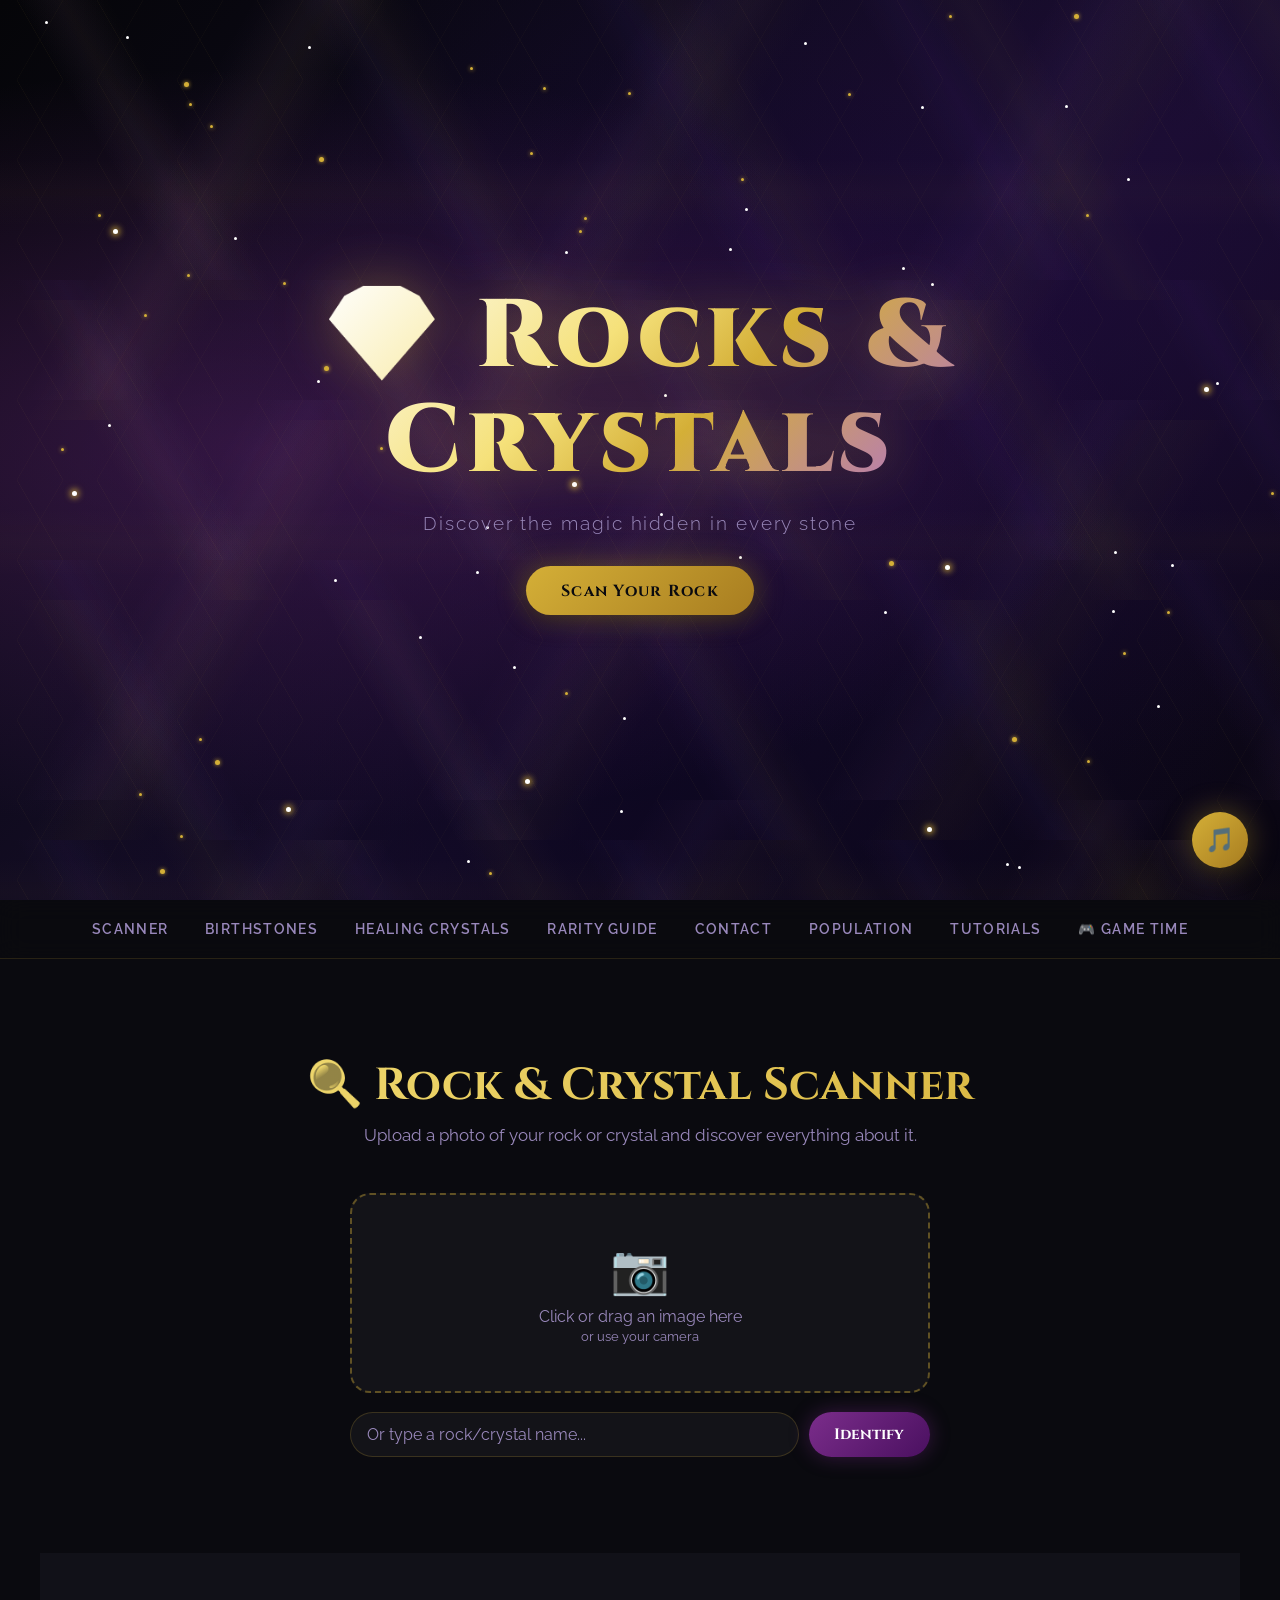
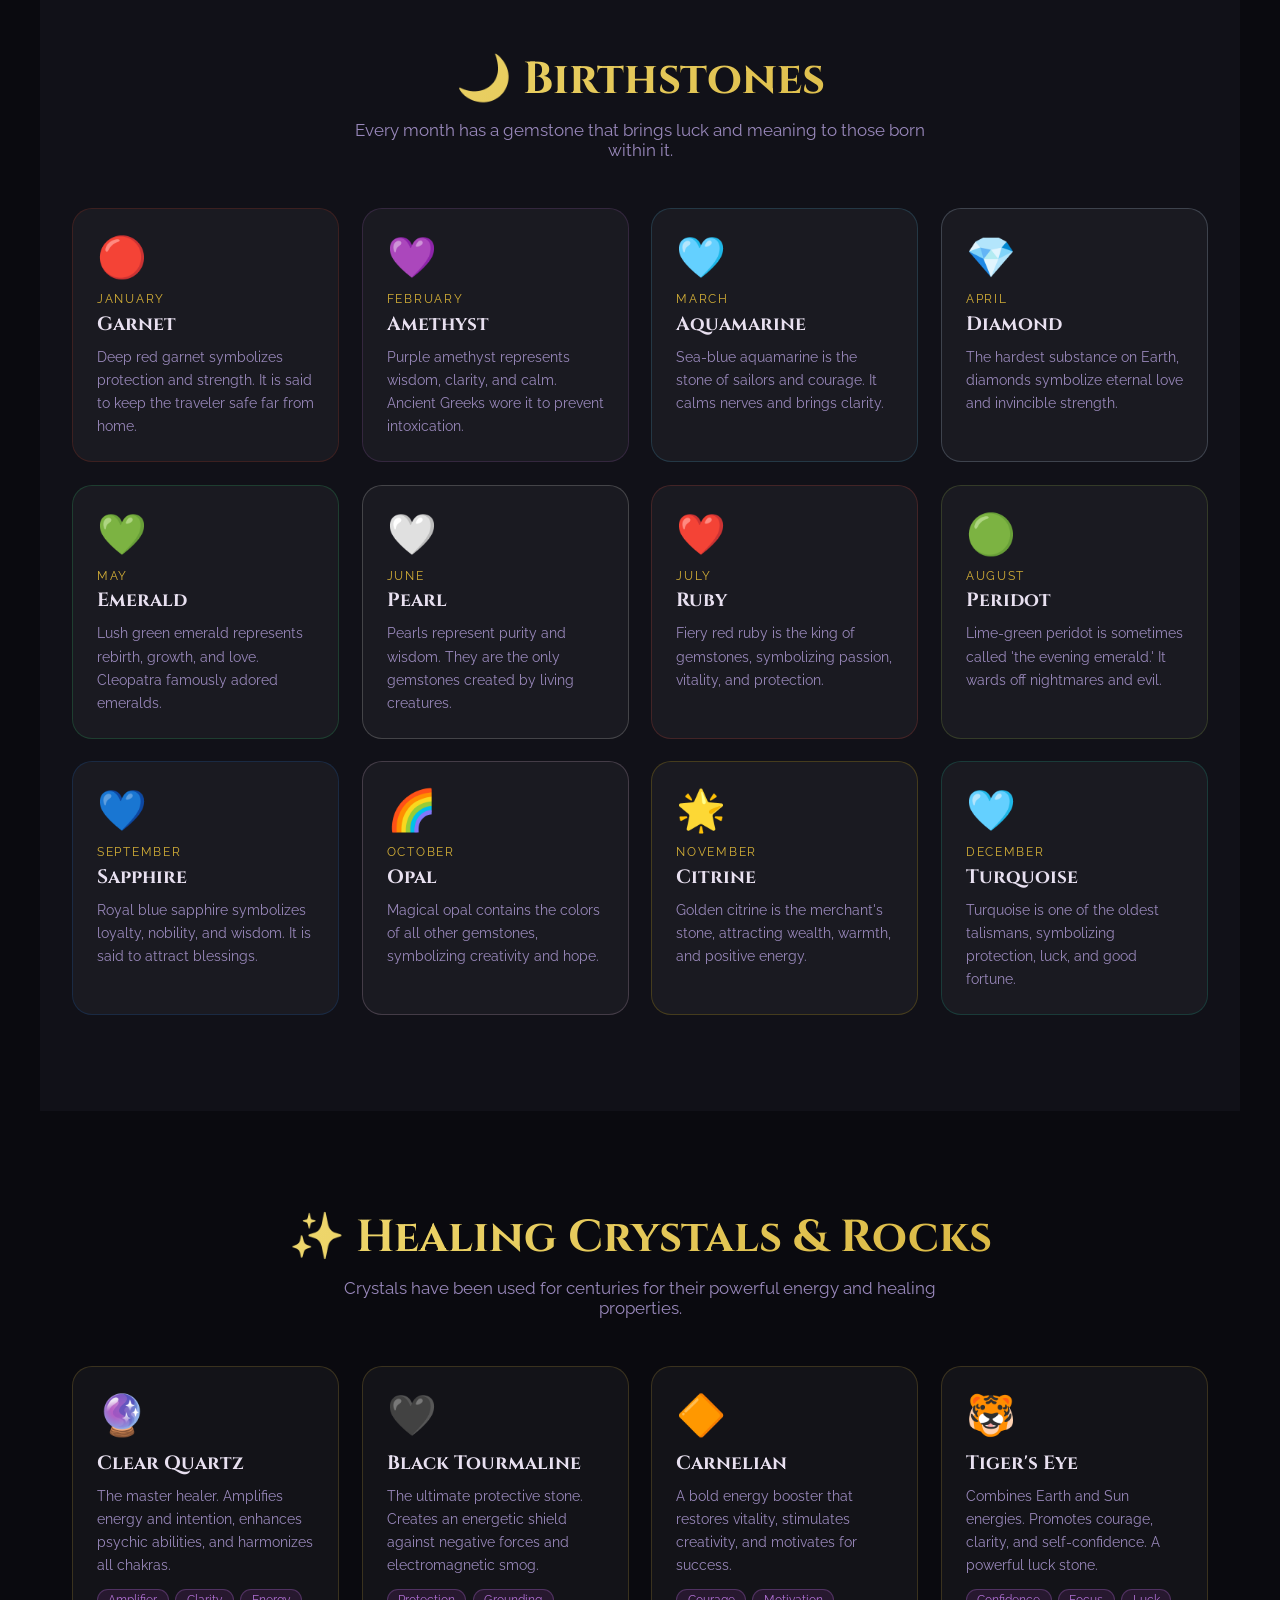
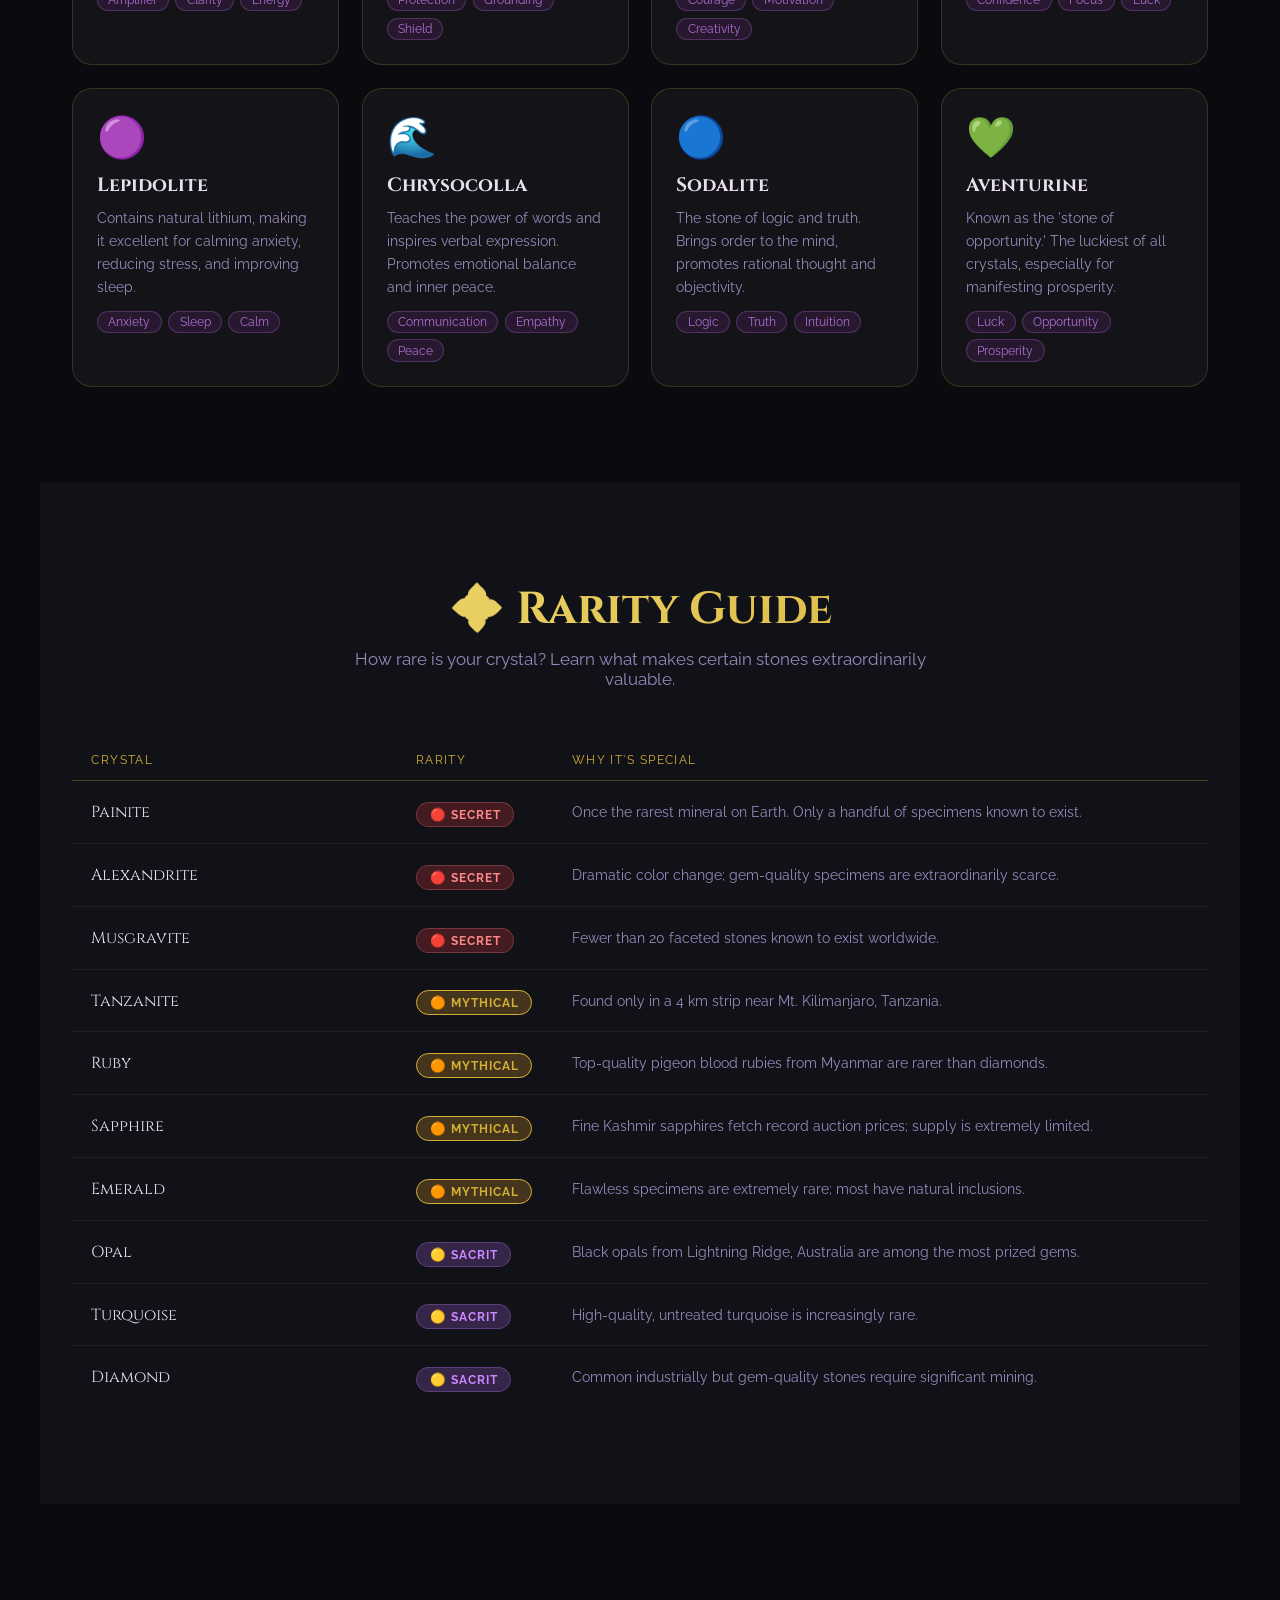
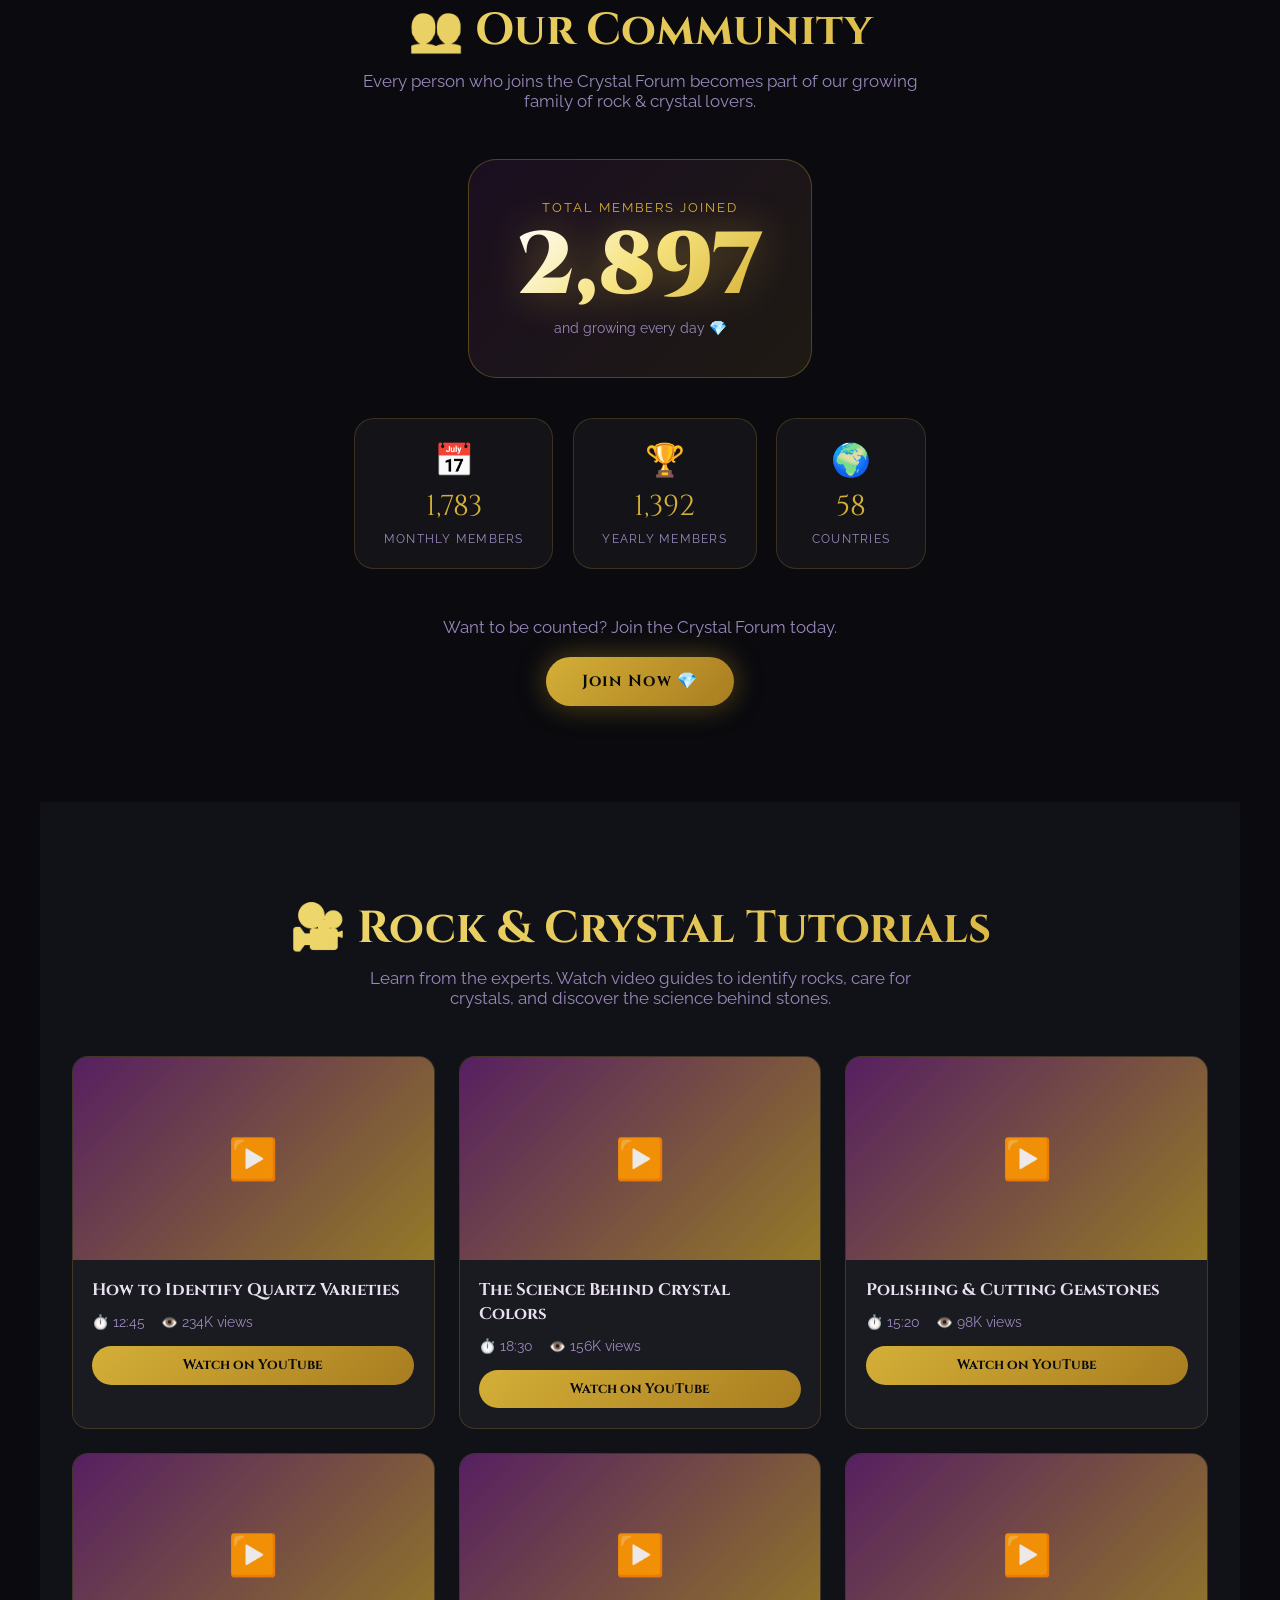
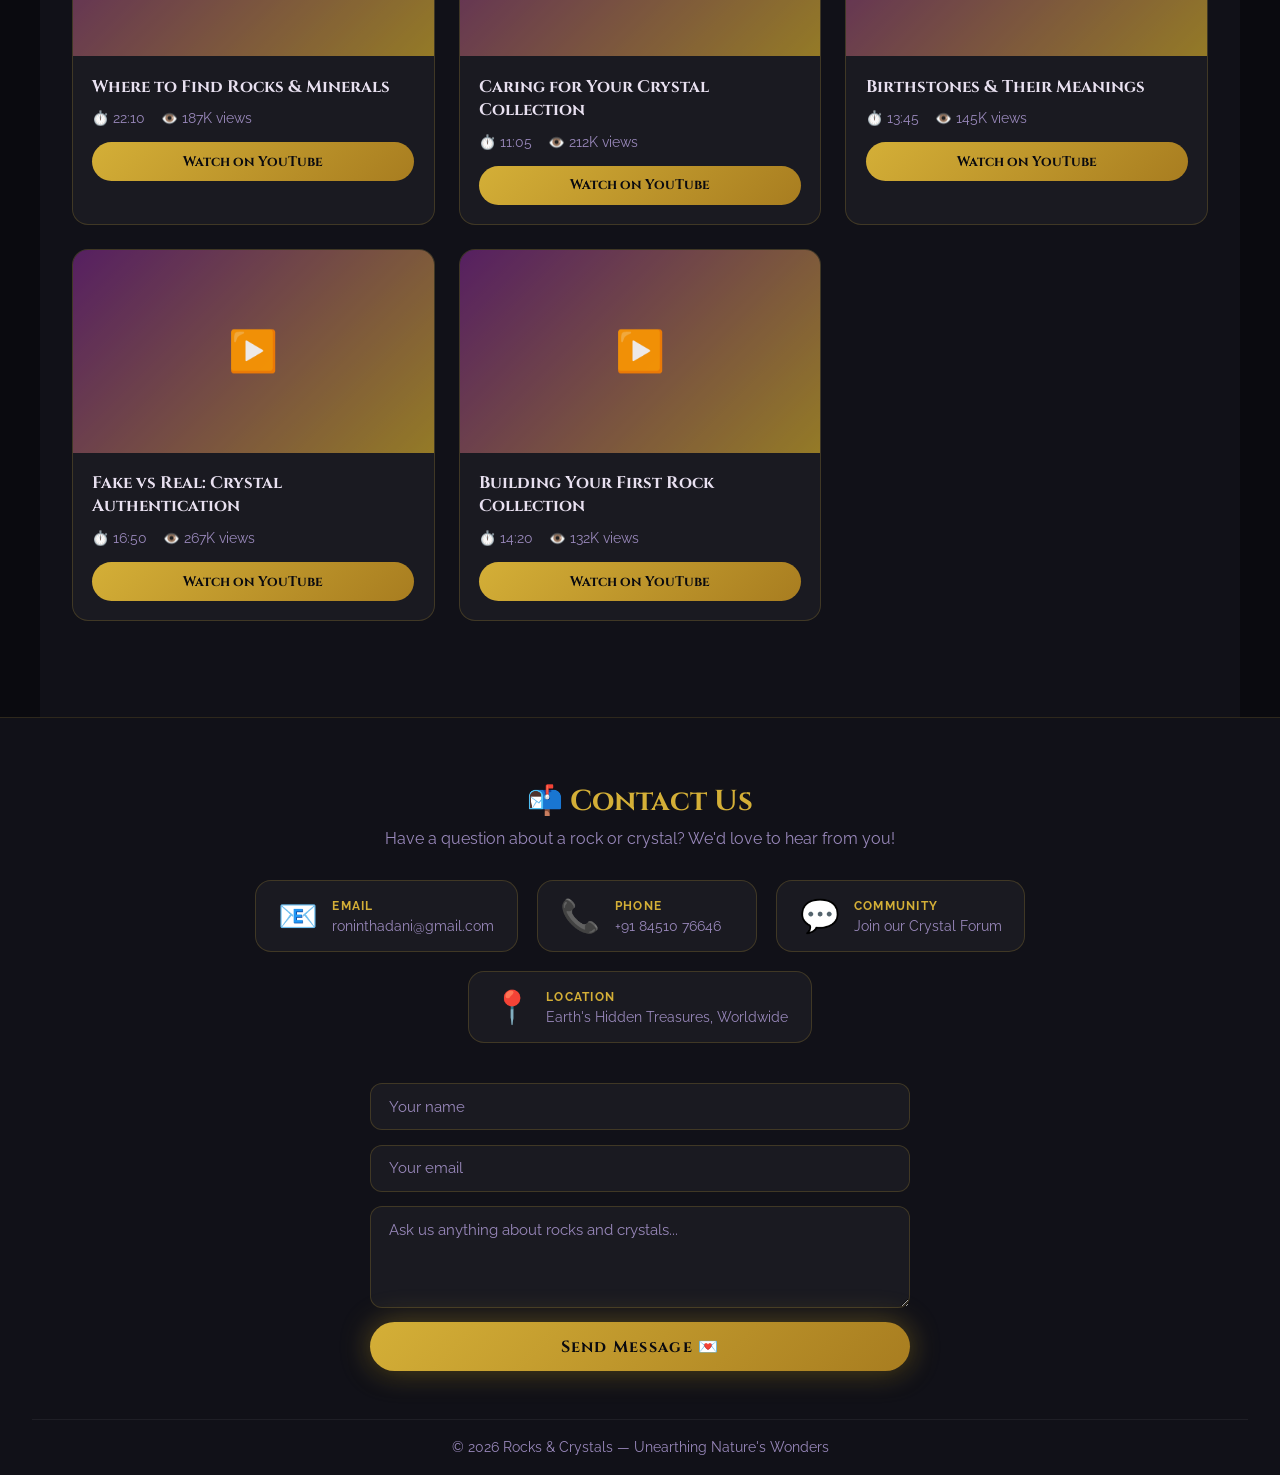
<file: index.html>
<!DOCTYPE html>
<html lang="en">
<head>
  <meta charset="UTF-8" />
  <meta name="viewport" content="width=device-width, initial-scale=1.0" />
  <title>Rocks & Crystals</title>
  <link rel="stylesheet" href="style.css" />
</head>
<body>

  <!-- HERO -->
  <header class="hero">
    <div class="sparkles" id="sparkles"></div>
    <div class="hero-content">
      <h1 class="site-title">💎 Rocks &amp; Crystals</h1>
      <p class="site-tagline">Discover the magic hidden in every stone</p>
      <a href="#scanner" class="btn-primary">Scan Your Rock</a>
    </div>
  </header>

  <!-- NAV -->
  <nav class="sticky-nav">
    <a href="#scanner">Scanner</a>
    <a href="#birthstones">Birthstones</a>
    <a href="#healing">Healing Crystals</a>
    <a href="#rarity">Rarity Guide</a>
    <a href="#contact">Contact</a>
    <a href="#population">Population</a>
    <a href="#tutorials">Tutorials</a>
    <a href="game-time/index.html">🎮 Game Time</a>
  </nav>

  <!-- SCANNER -->
  <section id="scanner" class="section">
    <h2 class="section-title">🔍 Rock &amp; Crystal Scanner</h2>
    <p class="section-sub">Upload a photo of your rock or crystal and discover everything about it.</p>

    <div class="scanner-box">
      <label class="upload-area" id="uploadArea">
        <input type="file" id="fileInput" accept="image/*" capture="environment" hidden />
        <div class="upload-icon">📷</div>
        <p>Click or drag an image here<br /><small>or use your camera</small></p>
        <img id="previewImg" class="preview-img" alt="preview" />
      </label>

      <div class="rock-name-row">
        <input type="text" id="rockNameInput" placeholder="Or type a rock/crystal name..." />
        <button class="btn-scan" id="scanBtn">Identify</button>
      </div>
    </div>

    <div id="scanResult" class="scan-result hidden"></div>
  </section>

  <!-- BIRTHSTONES -->
  <section id="birthstones" class="section section-dark">
    <h2 class="section-title">🌙 Birthstones</h2>
    <p class="section-sub">Every month has a gemstone that brings luck and meaning to those born within it.</p>
    <div class="grid" id="birthstoneGrid"></div>
  </section>

  <!-- HEALING -->
  <section id="healing" class="section">
    <h2 class="section-title">✨ Healing Crystals &amp; Rocks</h2>
    <p class="section-sub">Crystals have been used for centuries for their powerful energy and healing properties.</p>
    <div class="grid" id="healingGrid"></div>
  </section>

  <!-- RARITY -->
  <section id="rarity" class="section section-dark">
    <h2 class="section-title">💠 Rarity Guide</h2>
    <p class="section-sub">How rare is your crystal? Learn what makes certain stones extraordinarily valuable.</p>
    <div class="rarity-table">
      <div class="rarity-row header-row">
        <span>Crystal</span><span>Rarity</span><span>Why It's Special</span>
      </div>
      <div id="rarityList"></div>
    </div>
  </section>

  <!-- POPULATION -->
  <section id="population" class="section">
    <h2 class="section-title">👥 Our Community</h2>
    <p class="section-sub">Every person who joins the Crystal Forum becomes part of our growing family of rock & crystal lovers.</p>

    <div class="members-hero">
      <div class="members-count-wrap">
        <div class="members-label">Total Members Joined</div>
        <div class="members-count" id="membersCount">0</div>
        <div class="members-sub">and growing every day 💎</div>
      </div>
      <div class="members-stats">
        <div class="members-stat-card">
          <span>📅</span>
          <div class="members-stat-num" id="statMonthly">0</div>
          <div class="members-stat-label">Monthly Members</div>
        </div>
        <div class="members-stat-card">
          <span>🏆</span>
          <div class="members-stat-num" id="statYearly">0</div>
          <div class="members-stat-label">Yearly Members</div>
        </div>
        <div class="members-stat-card">
          <span>🌍</span>
          <div class="members-stat-num" id="statCountries">0</div>
          <div class="members-stat-label">Countries</div>
        </div>
      </div>
    </div>

    <div class="members-join-cta">
      <p>Want to be counted? Join the Crystal Forum today.</p>
      <button class="btn-primary" onclick="openCommunityModal({preventDefault:()=>{}})">Join Now 💎</button>
    </div>
  </section>

  <!-- TUTORIALS -->
  <section id="tutorials" class="section section-dark">
    <h2 class="section-title">🎥 Rock &amp; Crystal Tutorials</h2>
    <p class="section-sub">Learn from the experts. Watch video guides to identify rocks, care for crystals, and discover the science behind stones.</p>
    <div class="tutorials-grid" id="tutorialsGrid"></div>
  </section>

  <!-- CONTACT / FOOTER -->
  <footer id="contact" class="footer">
    <div class="footer-content">
      <h3>📬 Contact Us</h3>
      <p>Have a question about a rock or crystal? We'd love to hear from you!</p>
      <div class="contact-cards">
        <div class="contact-card">
          <span>📧</span>
          <div>
            <strong>Email</strong>
            <a href="mailto:roninthadani@gmail.com">roninthadani@gmail.com</a>
          </div>
        </div>
        <div class="contact-card">
          <span>📞</span>
          <div>
            <strong>Phone</strong>
            <a href="tel:+918451076646">+91 84510 76646</a>
          </div>
        </div>
        <div class="contact-card">
          <span>💬</span>
          <div>
            <strong>Community</strong>
            <a href="#" onclick="openCommunityModal(event)">Join our Crystal Forum</a>
          </div>
        </div>
        <div class="contact-card">
          <span>📍</span>
          <div>
            <strong>Location</strong>
            <span>Earth's Hidden Treasures, Worldwide</span>
          </div>
        </div>
      </div>
      <form class="contact-form" onsubmit="submitContact(event)">
        <input type="text" placeholder="Your name" required />
        <input type="email" placeholder="Your email" required />
        <textarea placeholder="Ask us anything about rocks and crystals..." rows="4" required></textarea>
        <button type="submit" class="btn-primary">Send Message 💌</button>
      </form>
    </div>
    <div class="footer-bottom">
      <p>© 2026 Rocks &amp; Crystals — Unearthing Nature's Wonders</p>
    </div>
  </footer>

  <!-- COMMUNITY MODAL -->
  <div id="communityModal" class="modal-overlay hidden" onclick="closeCommunityModal(event)">
    <div class="modal-box">
      <button class="modal-close" onclick="document.getElementById('communityModal').classList.add('hidden')">✕</button>
      <div class="early-bird-banner" id="earlyBirdBanner"></div>
      <div class="modal-icon">💎</div>
      <h2 class="modal-title">Crystal Forum Membership</h2>
      <p class="modal-sub">Join thousands of rock & crystal enthusiasts. Get access to exclusive forums, expert ID help, rare finds marketplace, and weekly crystal deep-dives.</p>
      <div class="pricing-cards">
        <div class="pricing-card">
          <div class="pricing-label">Monthly</div>
          <div class="pricing-amount"><span id="monthlyPrice">$10</span><span>/mo</span></div>
          <ul class="pricing-perks">
            <li>✅ Full forum access</li>
            <li>✅ Expert crystal ID</li>
            <li>✅ Rare finds alerts</li>
            <li>✅ Cancel anytime</li>
          </ul>
          <button class="btn-pricing" onclick="showToast('Redirecting to checkout...'); document.getElementById('communityModal').classList.add('hidden')">Get Monthly</button>
        </div>
        <div class="pricing-card pricing-featured">
          <div class="pricing-best">Best Value</div>
          <div class="pricing-label">Yearly</div>
          <div class="pricing-amount"><span id="yearlyPrice">$200</span><span>/yr</span></div>
          <div class="pricing-save">Save $20 vs monthly</div>
          <ul class="pricing-perks">
            <li>✅ Everything in Monthly</li>
            <li>✅ Priority expert support</li>
            <li>✅ Exclusive yearly gems guide</li>
            <li>✅ Members-only events</li>
            <li>✅ Get updates first</li>
          </ul>
          <button class="btn-pricing btn-pricing-gold" onclick="showToast('Redirecting to checkout...'); document.getElementById('communityModal').classList.add('hidden')">Get Yearly</button>
        </div>
      </div>
    </div>
  </div>

  <!-- BACKGROUND MUSIC: Pirates of the Caribbean by 2 Cellos -->
  <audio id="bgMusic" loop volume="0.3">
    <source src="https://www.soundhelix.com/examples/mp3/SoundHelix-Song-1.mp3" type="audio/mpeg">
  </audio>
  <button class="music-toggle" id="musicToggle" title="Toggle music">🎵</button>

  <div id="toast" class="toast hidden"></div>

  <script src="app.js"></script>
</body>
</html>
</file>
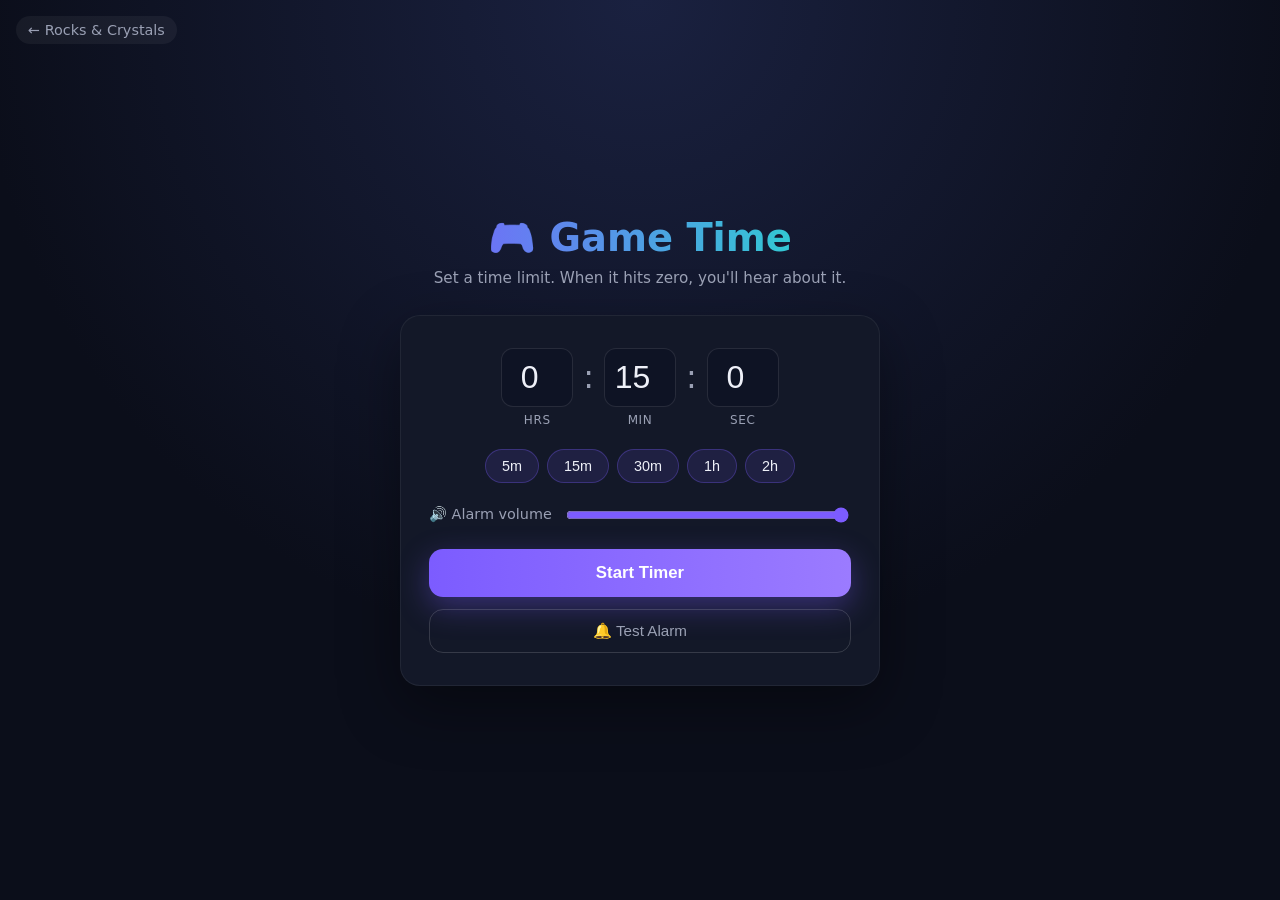
<file: game-time/index.html>
<!DOCTYPE html>
<html lang="en">
<head>
  <meta charset="UTF-8" />
  <meta name="viewport" content="width=device-width, initial-scale=1.0" />
  <title>Game Time — Timer &amp; Alarm</title>
  <link rel="stylesheet" href="style.css" />
</head>
<body>

  <a href="../index.html" class="back-link">← Rocks &amp; Crystals</a>

  <main class="wrap">
    <header class="gt-header">
      <h1 class="gt-title">🎮 Game Time</h1>
      <p class="gt-tagline">Set a time limit. When it hits zero, you'll hear about it.</p>
    </header>

    <!-- SETUP VIEW -->
    <section id="setupView" class="panel">
      <div class="time-inputs">
        <div class="time-field">
          <input type="number" id="hoursInput" min="0" max="23" value="0" />
          <label>hrs</label>
        </div>
        <span class="time-sep">:</span>
        <div class="time-field">
          <input type="number" id="minutesInput" min="0" max="59" value="15" />
          <label>min</label>
        </div>
        <span class="time-sep">:</span>
        <div class="time-field">
          <input type="number" id="secondsInput" min="0" max="59" value="0" />
          <label>sec</label>
        </div>
      </div>

      <div class="presets">
        <button class="preset-btn" data-min="5">5m</button>
        <button class="preset-btn" data-min="15">15m</button>
        <button class="preset-btn" data-min="30">30m</button>
        <button class="preset-btn" data-min="60">1h</button>
        <button class="preset-btn" data-min="120">2h</button>
      </div>

      <div class="volume-row">
        <label for="volumeSlider">🔊 Alarm volume</label>
        <input type="range" id="volumeSlider" min="0" max="100" value="100" />
      </div>

      <div class="setup-actions">
        <button class="btn-primary" id="startBtn">Start Timer</button>
        <button class="btn-ghost" id="testAlarmBtn">🔔 Test Alarm</button>
      </div>
    </section>

    <!-- RUNNING VIEW -->
    <section id="runningView" class="panel hidden">
      <div class="progress-ring-wrap">
        <svg class="progress-ring" width="260" height="260" viewBox="0 0 260 260">
          <circle class="ring-bg" cx="130" cy="130" r="115"></circle>
          <circle class="ring-fg" id="ringFg" cx="130" cy="130" r="115"></circle>
        </svg>
        <div class="ring-time" id="timeDisplay">00:00:00</div>
      </div>
      <p class="lock-note">🔒 Locked in — this timer won't stop until time is up.</p>
    </section>
  </main>

  <!-- ALARM OVERLAY -->
  <div id="alarmOverlay" class="alarm-overlay hidden">
    <div class="alarm-content">
      <div class="alarm-icon">⏰</div>
      <h2>TIME'S UP!</h2>
      <p>Your game time has ended.</p>
      <button class="btn-stop" id="stopAlarmBtn">Stop Alarm</button>
    </div>
  </div>

  <!-- GAME OVER OVERLAY -->
  <div id="gameOverOverlay" class="gameover-overlay hidden">
    <div class="gameover-content">
      <div class="gameover-icon">🎮</div>
      <h2 class="gameover-text">GAME TIME OVER</h2>
    </div>
  </div>

  <script src="app.js"></script>
</body>
</html>
</file>
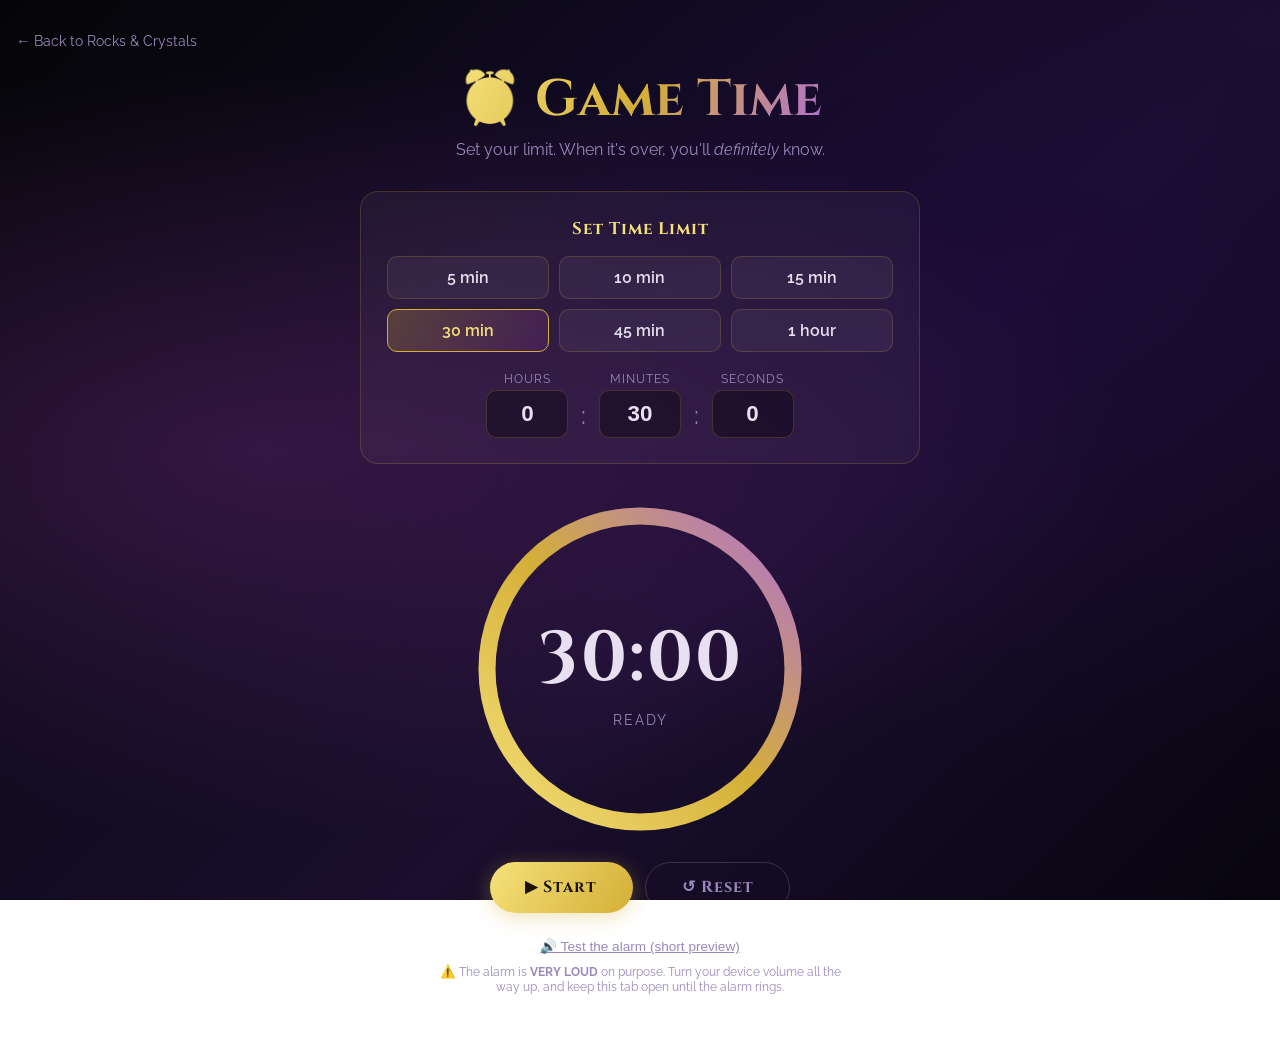
<file: gametime.html>
<!DOCTYPE html>
<html lang="en">
<head>
  <meta charset="UTF-8" />
  <meta name="viewport" content="width=device-width, initial-scale=1.0" />
  <title>⏰ Game Time</title>
  <style>
    @import url('https://fonts.googleapis.com/css2?family=Cinzel:wght@400;700;900&family=Raleway:wght@300;400;600&display=swap');

    *, *::before, *::after { box-sizing: border-box; margin: 0; padding: 0; }

    :root {
      --gold: #d4af37;
      --gold-light: #f5e17a;
      --purple: #7b2d8b;
      --purple-light: #b06fd4;
      --dark: #0a0a0f;
      --text: #e8e0f0;
      --text-muted: #9988bb;
      --card-bg: rgba(255,255,255,0.04);
      --card-border: rgba(212,175,55,0.2);
      --danger: #ff3b3b;
    }

    body {
      font-family: 'Raleway', sans-serif;
      min-height: 100vh;
      color: var(--text);
      display: flex;
      flex-direction: column;
      align-items: center;
      padding: 2rem 1rem 4rem;
      background:
        radial-gradient(ellipse at 20% 50%, rgba(123,45,139,0.35) 0%, transparent 60%),
        radial-gradient(ellipse at 80% 30%, rgba(30,10,60,0.6) 0%, transparent 55%),
        linear-gradient(135deg, #050508 0%, #0d0a1a 30%, #1a0f2e 60%, #080510 100%);
      background-attachment: fixed;
    }

    .back-link {
      align-self: flex-start;
      color: var(--text-muted);
      text-decoration: none;
      font-size: 0.9rem;
      margin-bottom: 1rem;
      transition: color 0.2s;
    }
    .back-link:hover { color: var(--gold-light); }

    h1 {
      font-family: 'Cinzel', serif;
      font-size: clamp(2rem, 6vw, 3.2rem);
      background: linear-gradient(120deg, var(--gold-light), var(--gold), var(--purple-light));
      -webkit-background-clip: text;
      background-clip: text;
      -webkit-text-fill-color: transparent;
      text-align: center;
    }

    .tagline {
      color: var(--text-muted);
      margin: 0.4rem 0 2rem;
      text-align: center;
    }

    /* ── SETUP ── */
    .panel {
      width: 100%;
      max-width: 560px;
      background: var(--card-bg);
      border: 1px solid var(--card-border);
      border-radius: 18px;
      padding: 1.6rem;
      backdrop-filter: blur(6px);
    }

    .panel h2 {
      font-family: 'Cinzel', serif;
      font-size: 1.05rem;
      color: var(--gold-light);
      letter-spacing: 1px;
      margin-bottom: 1rem;
      text-align: center;
    }

    .presets {
      display: grid;
      grid-template-columns: repeat(3, 1fr);
      gap: 0.6rem;
      margin-bottom: 1.2rem;
    }

    .preset-btn {
      padding: 0.7rem 0.4rem;
      font-family: 'Raleway', sans-serif;
      font-size: 1rem;
      font-weight: 600;
      color: var(--text);
      background: rgba(255,255,255,0.05);
      border: 1px solid var(--card-border);
      border-radius: 10px;
      cursor: pointer;
      transition: all 0.2s;
    }
    .preset-btn:hover { border-color: var(--gold); color: var(--gold-light); }
    .preset-btn.active {
      background: linear-gradient(120deg, rgba(212,175,55,0.25), rgba(123,45,139,0.25));
      border-color: var(--gold);
      color: var(--gold-light);
    }

    .custom-row {
      display: flex;
      justify-content: center;
      align-items: flex-end;
      gap: 0.8rem;
    }

    .time-field { text-align: center; }
    .time-field label {
      display: block;
      font-size: 0.72rem;
      letter-spacing: 1px;
      text-transform: uppercase;
      color: var(--text-muted);
      margin-bottom: 0.3rem;
    }
    .time-field input {
      width: 82px;
      padding: 0.6rem 0.2rem;
      font-size: 1.4rem;
      font-weight: 600;
      text-align: center;
      color: var(--text);
      background: rgba(0,0,0,0.35);
      border: 1px solid var(--card-border);
      border-radius: 10px;
      outline: none;
    }
    .time-field input:focus { border-color: var(--gold); }
    /* hide number spinners */
    .time-field input::-webkit-outer-spin-button,
    .time-field input::-webkit-inner-spin-button { -webkit-appearance: none; }
    .time-field input[type=number] { -moz-appearance: textfield; appearance: textfield; }

    .colon { font-size: 1.6rem; padding-bottom: 0.5rem; color: var(--text-muted); }

    /* ── TIMER DISPLAY ── */
    .timer-wrap {
      position: relative;
      width: min(78vw, 340px);
      height: min(78vw, 340px);
      margin: 2.2rem 0 1.4rem;
    }

    .ring { width: 100%; height: 100%; transform: rotate(-90deg); }
    .ring circle { fill: none; stroke-width: 10; }
    .ring .track { stroke: rgba(255,255,255,0.08); }
    .ring .progress {
      stroke: url(#ringGrad);
      stroke-linecap: round;
      transition: stroke-dashoffset 0.5s linear, stroke 0.3s;
    }

    .timer-center {
      position: absolute;
      inset: 0;
      display: flex;
      flex-direction: column;
      align-items: center;
      justify-content: center;
    }

    #timeDisplay {
      font-family: 'Cinzel', serif;
      font-size: clamp(2.6rem, 14vw, 4.4rem);
      font-weight: 700;
      letter-spacing: 2px;
      font-variant-numeric: tabular-nums;
    }

    #timerState {
      color: var(--text-muted);
      font-size: 0.85rem;
      letter-spacing: 2px;
      text-transform: uppercase;
      margin-top: 0.4rem;
    }

    .warning #timeDisplay { color: var(--danger); animation: blink 1s steps(2) infinite; }
    @keyframes blink { 50% { opacity: 0.35; } }

    /* ── CONTROLS ── */
    .controls { display: flex; gap: 0.8rem; flex-wrap: wrap; justify-content: center; }

    .btn {
      padding: 0.85rem 2.2rem;
      font-family: 'Cinzel', serif;
      font-size: 1rem;
      font-weight: 700;
      letter-spacing: 1px;
      border: none;
      border-radius: 40px;
      cursor: pointer;
      transition: transform 0.15s, box-shadow 0.15s, opacity 0.15s;
    }
    .btn:hover { transform: translateY(-2px); }
    .btn:disabled { opacity: 0.4; cursor: not-allowed; transform: none; }

    .btn-start {
      color: #1a1205;
      background: linear-gradient(120deg, var(--gold-light), var(--gold));
      box-shadow: 0 4px 20px rgba(212,175,55,0.35);
    }
    .btn-pause {
      color: var(--text);
      background: rgba(255,255,255,0.08);
      border: 1px solid var(--card-border);
    }
    .btn-reset {
      color: var(--text-muted);
      background: transparent;
      border: 1px solid rgba(255,255,255,0.15);
    }

    .test-sound {
      margin-top: 1.6rem;
      background: none;
      border: none;
      color: var(--text-muted);
      font-size: 0.85rem;
      text-decoration: underline;
      cursor: pointer;
    }
    .test-sound:hover { color: var(--gold-light); }

    .volume-note {
      margin-top: 0.6rem;
      color: var(--text-muted);
      font-size: 0.78rem;
      text-align: center;
      max-width: 420px;
    }

    /* ── TIME'S UP OVERLAY ── */
    .overlay {
      position: fixed;
      inset: 0;
      display: flex;
      flex-direction: column;
      align-items: center;
      justify-content: center;
      gap: 1.5rem;
      background: #7a0000;
      z-index: 100;
      animation: alarmFlash 0.5s steps(2) infinite;
    }
    @keyframes alarmFlash {
      0%   { background: #8f0000; }
      50%  { background: #2a0000; }
    }

    .overlay h2 {
      font-family: 'Cinzel', serif;
      font-size: clamp(2.4rem, 10vw, 5.5rem);
      color: #fff;
      text-align: center;
      text-shadow: 0 0 30px rgba(255,80,80,0.9);
      animation: shake 0.4s infinite;
    }
    @keyframes shake {
      0%, 100% { transform: translateX(0) rotate(0deg); }
      25% { transform: translateX(-8px) rotate(-1deg); }
      75% { transform: translateX(8px) rotate(1deg); }
    }

    .overlay p { color: #ffd7d7; font-size: 1.1rem; }

    .btn-stop-alarm {
      padding: 1.1rem 3rem;
      font-size: 1.2rem;
      color: #7a0000;
      background: #fff;
      border-radius: 50px;
      border: none;
      font-family: 'Cinzel', serif;
      font-weight: 900;
      cursor: pointer;
      box-shadow: 0 0 40px rgba(255,255,255,0.5);
    }
    .btn-stop-alarm:active { transform: scale(0.96); }

    .hidden { display: none !important; }
  </style>
</head>
<body>

  <a class="back-link" href="index.html">← Back to Rocks &amp; Crystals</a>

  <h1>⏰ Game Time</h1>
  <p class="tagline">Set your limit. When it's over, you'll <em>definitely</em> know.</p>

  <!-- SETUP -->
  <div class="panel" id="setupPanel">
    <h2>Set Time Limit</h2>
    <div class="presets" id="presets">
      <button class="preset-btn" data-min="5">5 min</button>
      <button class="preset-btn" data-min="10">10 min</button>
      <button class="preset-btn" data-min="15">15 min</button>
      <button class="preset-btn active" data-min="30">30 min</button>
      <button class="preset-btn" data-min="45">45 min</button>
      <button class="preset-btn" data-min="60">1 hour</button>
    </div>
    <div class="custom-row">
      <div class="time-field">
        <label for="hoursInput">Hours</label>
        <input type="number" id="hoursInput" min="0" max="23" value="0" />
      </div>
      <span class="colon">:</span>
      <div class="time-field">
        <label for="minutesInput">Minutes</label>
        <input type="number" id="minutesInput" min="0" max="59" value="30" />
      </div>
      <span class="colon">:</span>
      <div class="time-field">
        <label for="secondsInput">Seconds</label>
        <input type="number" id="secondsInput" min="0" max="59" value="0" />
      </div>
    </div>
  </div>

  <!-- TIMER -->
  <div class="timer-wrap" id="timerWrap">
    <svg class="ring" viewBox="0 0 200 200">
      <defs>
        <linearGradient id="ringGrad" x1="0%" y1="0%" x2="100%" y2="100%">
          <stop offset="0%" stop-color="#f5e17a" />
          <stop offset="50%" stop-color="#d4af37" />
          <stop offset="100%" stop-color="#b06fd4" />
        </linearGradient>
      </defs>
      <circle class="track" cx="100" cy="100" r="90"></circle>
      <circle class="progress" id="ringProgress" cx="100" cy="100" r="90"></circle>
    </svg>
    <div class="timer-center">
      <div id="timeDisplay">30:00</div>
      <div id="timerState">Ready</div>
    </div>
  </div>

  <!-- CONTROLS -->
  <div class="controls">
    <button class="btn btn-start" id="startBtn">▶ Start</button>
    <button class="btn btn-pause hidden" id="pauseBtn">⏸ Pause</button>
    <button class="btn btn-reset" id="resetBtn">↺ Reset</button>
  </div>

  <button class="test-sound" id="testBtn">🔊 Test the alarm (short preview)</button>
  <p class="volume-note">⚠️ The alarm is <strong>VERY LOUD</strong> on purpose. Turn your device volume all the way up, and keep this tab open until the alarm rings.</p>

  <!-- TIME'S UP OVERLAY -->
  <div class="overlay hidden" id="overlay">
    <h2>⏰ GAME TIME IS OVER! ⏰</h2>
    <p>Your time limit has been reached.</p>
    <button class="btn-stop-alarm" id="stopAlarmBtn">STOP ALARM</button>
  </div>

  <script>
    // ── State ──────────────────────────────────────────────
    const RING_CIRC = 2 * Math.PI * 90;
    let totalSeconds = 30 * 60;
    let endTime = null;          // ms timestamp when the timer ends
    let remainingAtPause = null; // seconds left when paused
    let tickInterval = null;
    let running = false;
    const originalTitle = document.title;

    // ── Elements ───────────────────────────────────────────
    const timeDisplay = document.getElementById('timeDisplay');
    const timerState = document.getElementById('timerState');
    const timerWrap = document.getElementById('timerWrap');
    const ringProgress = document.getElementById('ringProgress');
    const startBtn = document.getElementById('startBtn');
    const pauseBtn = document.getElementById('pauseBtn');
    const resetBtn = document.getElementById('resetBtn');
    const testBtn = document.getElementById('testBtn');
    const overlay = document.getElementById('overlay');
    const stopAlarmBtn = document.getElementById('stopAlarmBtn');
    const hoursInput = document.getElementById('hoursInput');
    const minutesInput = document.getElementById('minutesInput');
    const secondsInput = document.getElementById('secondsInput');
    const setupPanel = document.getElementById('setupPanel');

    ringProgress.style.strokeDasharray = RING_CIRC;
    ringProgress.style.strokeDashoffset = 0;

    // ── Setup: presets + custom inputs ─────────────────────
    document.getElementById('presets').addEventListener('click', (e) => {
      const btn = e.target.closest('.preset-btn');
      if (!btn || running) return;
      document.querySelectorAll('.preset-btn').forEach(b => b.classList.remove('active'));
      btn.classList.add('active');
      const mins = parseInt(btn.dataset.min, 10);
      hoursInput.value = Math.floor(mins / 60);
      minutesInput.value = mins % 60;
      secondsInput.value = 0;
      readInputs();
    });

    [hoursInput, minutesInput, secondsInput].forEach(inp => {
      inp.addEventListener('input', () => {
        document.querySelectorAll('.preset-btn').forEach(b => b.classList.remove('active'));
        readInputs();
      });
    });

    function readInputs() {
      const h = clamp(parseInt(hoursInput.value, 10) || 0, 0, 23);
      const m = clamp(parseInt(minutesInput.value, 10) || 0, 0, 59);
      const s = clamp(parseInt(secondsInput.value, 10) || 0, 0, 59);
      totalSeconds = h * 3600 + m * 60 + s;
      renderTime(totalSeconds);
    }

    function clamp(v, lo, hi) { return Math.min(hi, Math.max(lo, v)); }

    // ── Rendering ──────────────────────────────────────────
    function renderTime(secs) {
      secs = Math.max(0, Math.ceil(secs));
      const h = Math.floor(secs / 3600);
      const m = Math.floor((secs % 3600) / 60);
      const s = secs % 60;
      const text = h > 0
        ? `${h}:${String(m).padStart(2, '0')}:${String(s).padStart(2, '0')}`
        : `${m}:${String(s).padStart(2, '0')}`;
      timeDisplay.textContent = text;
      if (running) document.title = `${text} — Game Time`;

      const frac = totalSeconds > 0 ? secs / totalSeconds : 0;
      ringProgress.style.strokeDashoffset = RING_CIRC * (1 - frac);
      timerWrap.classList.toggle('warning', running && secs <= 60 && secs > 0);
    }

    // ── Timer engine (wall-clock based, survives tab throttling) ──
    function start() {
      if (totalSeconds <= 0) {
        timerState.textContent = 'Set a time first!';
        return;
      }
      unlockAudio(); // must happen inside a user gesture
      const secondsLeft = remainingAtPause !== null ? remainingAtPause : totalSeconds;
      endTime = Date.now() + secondsLeft * 1000;
      remainingAtPause = null;
      running = true;
      tickInterval = setInterval(tick, 250);
      timerState.textContent = 'Counting down…';
      startBtn.classList.add('hidden');
      pauseBtn.classList.remove('hidden');
      setupPanel.style.opacity = '0.45';
      setupPanel.style.pointerEvents = 'none';
      tick();
    }

    function pause() {
      remainingAtPause = Math.max(0, (endTime - Date.now()) / 1000);
      stopTicking();
      timerState.textContent = 'Paused';
      document.title = '⏸ Paused — Game Time';
      startBtn.textContent = '▶ Resume';
      startBtn.classList.remove('hidden');
      pauseBtn.classList.add('hidden');
    }

    function reset() {
      stopTicking();
      stopAlarm();
      overlay.classList.add('hidden');
      remainingAtPause = null;
      endTime = null;
      document.title = originalTitle;
      timerState.textContent = 'Ready';
      startBtn.textContent = '▶ Start';
      startBtn.classList.remove('hidden');
      pauseBtn.classList.add('hidden');
      setupPanel.style.opacity = '';
      setupPanel.style.pointerEvents = '';
      timerWrap.classList.remove('warning');
      readInputs();
    }

    function stopTicking() {
      running = false;
      clearInterval(tickInterval);
      tickInterval = null;
    }

    function tick() {
      const secsLeft = (endTime - Date.now()) / 1000;
      renderTime(secsLeft);
      if (secsLeft <= 0) {
        stopTicking();
        timeUp();
      }
    }

    function timeUp() {
      renderTime(0);
      timerState.textContent = "Time's up!";
      document.title = "🚨 TIME'S UP! — Game Time";
      overlay.classList.remove('hidden');
      startAlarm();
      if (navigator.vibrate) navigator.vibrate([500, 200, 500, 200, 500, 200, 500]);
    }

    startBtn.addEventListener('click', start);
    pauseBtn.addEventListener('click', pause);
    resetBtn.addEventListener('click', reset);
    stopAlarmBtn.addEventListener('click', () => {
      stopAlarm();
      overlay.classList.add('hidden');
      reset();
    });

    // ── VERY LOUD ALARM (Web Audio API) ────────────────────
    // A two-tone siren: stacked square-wave oscillators sweeping
    // between pitches, run through a compressor and full gain so it
    // is as loud as the browser allows.
    let audioCtx = null;
    let alarmNodes = null;

    function unlockAudio() {
      if (!audioCtx) audioCtx = new (window.AudioContext || window.webkitAudioContext)();
      if (audioCtx.state === 'suspended') audioCtx.resume();
    }

    function startAlarm() {
      unlockAudio();
      if (alarmNodes) return; // already ringing

      const ctx = audioCtx;
      const now = ctx.currentTime;

      // Compressor squashes peaks so we can push overall level to max.
      const compressor = ctx.createDynamicsCompressor();
      compressor.threshold.setValueAtTime(-30, now);
      compressor.ratio.setValueAtTime(20, now);
      compressor.attack.setValueAtTime(0.002, now);
      compressor.release.setValueAtTime(0.1, now);

      const master = ctx.createGain();
      master.gain.setValueAtTime(1.0, now); // maximum output

      compressor.connect(master);
      master.connect(ctx.destination);

      // Siren LFO: sweeps oscillator pitch up and down.
      const lfo = ctx.createOscillator();
      lfo.type = 'triangle';
      lfo.frequency.setValueAtTime(3.5, now); // sweeps per second

      const oscillators = [lfo];
      // Stack detuned square waves — harsh, attention-grabbing.
      [880, 884, 1760].forEach(base => {
        const osc = ctx.createOscillator();
        osc.type = 'square';
        osc.frequency.setValueAtTime(base, now);
        const lfoGain = ctx.createGain();
        lfoGain.gain.setValueAtTime(base * 0.35, now); // sweep depth
        lfo.connect(lfoGain);
        lfoGain.connect(osc.frequency);
        osc.connect(compressor);
        osc.start(now);
        oscillators.push(osc);
      });
      lfo.start(now);

      // On/off pulsing makes it even harder to ignore.
      const pulse = setInterval(() => {
        const t = ctx.currentTime;
        master.gain.cancelScheduledValues(t);
        master.gain.setValueAtTime(1.0, t);
        master.gain.setValueAtTime(0.0, t + 0.55);
        master.gain.setValueAtTime(1.0, t + 0.7);
      }, 700);

      alarmNodes = { oscillators, master, compressor, pulse };
    }

    function stopAlarm() {
      if (!alarmNodes) return;
      clearInterval(alarmNodes.pulse);
      const t = audioCtx.currentTime;
      alarmNodes.master.gain.cancelScheduledValues(t);
      alarmNodes.master.gain.setValueAtTime(0, t);
      alarmNodes.oscillators.forEach(o => { try { o.stop(); } catch (e) {} });
      alarmNodes = null;
      if (navigator.vibrate) navigator.vibrate(0);
    }

    // Short 2-second preview so users can check their volume.
    testBtn.addEventListener('click', () => {
      if (alarmNodes) return;
      startAlarm();
      testBtn.disabled = true;
      setTimeout(() => {
        stopAlarm();
        testBtn.disabled = false;
      }, 2000);
    });

    // Initial paint
    readInputs();
  </script>
</body>
</html>
</file>
<file: style.css>
@import url('https://fonts.googleapis.com/css2?family=Cinzel:wght@400;700;900&family=Raleway:wght@300;400;600&display=swap');

*, *::before, *::after { box-sizing: border-box; margin: 0; padding: 0; }

:root {
  --gold: #d4af37;
  --gold-light: #f5e17a;
  --purple: #7b2d8b;
  --purple-light: #b06fd4;
  --dark: #0a0a0f;
  --dark2: #111118;
  --text: #e8e0f0;
  --text-muted: #9988bb;
  --card-bg: rgba(255,255,255,0.04);
  --card-border: rgba(212,175,55,0.2);
}

html { scroll-behavior: smooth; }

body {
  font-family: 'Raleway', sans-serif;
  background: var(--dark);
  color: var(--text);
  overflow-x: hidden;
}

/* ── HERO ── */
.hero {
  position: relative;
  min-height: 100vh;
  display: flex;
  align-items: center;
  justify-content: center;
  text-align: center;
  overflow: hidden;
  background:
    radial-gradient(ellipse at 20% 50%, rgba(123,45,139,0.35) 0%, transparent 60%),
    radial-gradient(ellipse at 80% 30%, rgba(30,10,60,0.6) 0%, transparent 55%),
    radial-gradient(ellipse at 50% 80%, rgba(10,5,30,0.8) 0%, transparent 70%),
    linear-gradient(135deg, #050508 0%, #0d0a1a 30%, #1a0f2e 60%, #080510 100%);
}

.hero::before {
  content: '';
  position: absolute;
  inset: 0;
  background-image:
    linear-gradient(60deg, transparent 40%, rgba(212,175,55,0.03) 50%, transparent 60%),
    linear-gradient(120deg, transparent 40%, rgba(176,111,212,0.04) 50%, transparent 60%),
    linear-gradient(180deg, transparent 45%, rgba(212,175,55,0.02) 55%, transparent 65%),
    linear-gradient(240deg, transparent 40%, rgba(100,60,180,0.05) 50%, transparent 60%),
    linear-gradient(300deg, transparent 40%, rgba(212,175,55,0.03) 50%, transparent 60%);
  background-size: 300px 300px, 400px 400px, 350px 350px, 280px 280px, 420px 420px;
  animation: facetShift 12s ease-in-out infinite alternate;
  pointer-events: none;
}

.hero::after {
  content: '';
  position: absolute;
  inset: 0;
  background-image:
    linear-gradient(60deg, transparent 49.5%, rgba(212,175,55,0.06) 50%, transparent 50.5%),
    linear-gradient(120deg, transparent 49.5%, rgba(212,175,55,0.04) 50%, transparent 50.5%),
    linear-gradient(0deg, transparent 49.5%, rgba(176,111,212,0.03) 50%, transparent 50.5%);
  background-size: 80px 80px, 80px 80px, 60px 60px;
  pointer-events: none;
}

@keyframes facetShift {
  0%   { opacity: 0.6; transform: scale(1); }
  100% { opacity: 1;   transform: scale(1.05); }
}

.sparkles { position: absolute; inset: 0; pointer-events: none; }
.sparkle {
  position: absolute;
  width: 3px; height: 3px;
  border-radius: 50%;
  background: white;
  animation: twinkle var(--dur, 3s) ease-in-out infinite var(--delay, 0s);
}
.sparkle.large { width: 5px; height: 5px; box-shadow: 0 0 6px 2px rgba(212,175,55,0.8); }
.sparkle.gold { background: var(--gold); box-shadow: 0 0 4px var(--gold); }

@keyframes twinkle {
  0%,100% { opacity: 0; transform: scale(0.5); }
  50% { opacity: 1; transform: scale(1); }
}

.hero-content {
  position: relative;
  z-index: 2;
  max-width: 700px;
  padding: 2rem;
}

.site-title {
  font-family: 'Cinzel', serif;
  font-size: clamp(2.8rem, 8vw, 6rem);
  font-weight: 900;
  background: linear-gradient(135deg, #fff 0%, var(--gold-light) 40%, var(--gold) 60%, var(--purple-light) 100%);
  -webkit-background-clip: text;
  -webkit-text-fill-color: transparent;
  background-clip: text;
  text-shadow: none;
  letter-spacing: 0.05em;
  line-height: 1.1;
  filter: drop-shadow(0 0 30px rgba(212,175,55,0.4));
}

.site-tagline {
  margin: 1rem 0 2rem;
  font-size: 1.2rem;
  color: var(--text-muted);
  font-weight: 300;
  letter-spacing: 0.1em;
}

/* ── BUTTONS ── */
.btn-primary {
  display: inline-block;
  padding: 0.85rem 2.2rem;
  background: linear-gradient(135deg, var(--gold), #a87d20);
  color: #0a0a0f;
  font-family: 'Cinzel', serif;
  font-weight: 700;
  font-size: 1rem;
  border: none;
  border-radius: 50px;
  cursor: pointer;
  text-decoration: none;
  letter-spacing: 0.08em;
  box-shadow: 0 0 30px rgba(212,175,55,0.4), 0 4px 20px rgba(0,0,0,0.5);
  transition: all 0.3s ease;
}
.btn-primary:hover {
  transform: translateY(-3px);
  box-shadow: 0 0 50px rgba(212,175,55,0.6), 0 8px 30px rgba(0,0,0,0.6);
}

/* ── NAV ── */
.sticky-nav {
  position: sticky;
  top: 0;
  z-index: 100;
  display: flex;
  justify-content: center;
  gap: 0.5rem;
  padding: 0.9rem 1rem;
  background: rgba(10,10,15,0.9);
  backdrop-filter: blur(12px);
  border-bottom: 1px solid rgba(212,175,55,0.15);
  flex-wrap: wrap;
}
.sticky-nav a {
  color: var(--text-muted);
  text-decoration: none;
  font-size: 0.85rem;
  font-weight: 600;
  letter-spacing: 0.1em;
  text-transform: uppercase;
  padding: 0.4rem 0.9rem;
  border-radius: 20px;
  transition: all 0.2s;
}
.sticky-nav a:hover {
  color: var(--gold);
  background: rgba(212,175,55,0.1);
}

/* ── SECTIONS ── */
.section {
  padding: 6rem 2rem;
  max-width: 1200px;
  margin: 0 auto;
}
.section-dark {
  background: var(--dark2);
  padding: 6rem 2rem;
}
.section-dark > .section-title,
.section-dark > .grid,
.section-dark > .rarity-table,
.section-dark > .tutorials-grid { max-width: 1200px; margin-left: auto; margin-right: auto; }

.section-title {
  font-family: 'Cinzel', serif;
  font-size: clamp(1.8rem, 4vw, 2.8rem);
  text-align: center;
  background: linear-gradient(135deg, var(--gold-light), var(--gold));
  -webkit-background-clip: text;
  -webkit-text-fill-color: transparent;
  background-clip: text;
  margin-bottom: 0.6rem;
}
.section-sub {
  text-align: center;
  color: var(--text-muted);
  margin-bottom: 3rem;
  font-size: 1.05rem;
  max-width: 600px;
  margin-left: auto;
  margin-right: auto;
}

/* ── SCANNER ── */
.scanner-box {
  max-width: 580px;
  margin: 0 auto;
  display: flex;
  flex-direction: column;
  gap: 1.2rem;
}

.upload-area {
  display: flex;
  flex-direction: column;
  align-items: center;
  justify-content: center;
  gap: 0.6rem;
  min-height: 200px;
  border: 2px dashed rgba(212,175,55,0.4);
  border-radius: 20px;
  padding: 2rem;
  cursor: pointer;
  background: var(--card-bg);
  transition: all 0.3s;
  position: relative;
  overflow: hidden;
}
.upload-area:hover { border-color: var(--gold); background: rgba(212,175,55,0.06); }
.upload-icon { font-size: 3rem; }
.upload-area p { text-align: center; color: var(--text-muted); }
.upload-area small { font-size: 0.8rem; }

.preview-img {
  max-width: 100%;
  max-height: 220px;
  border-radius: 12px;
  display: none;
  margin-top: 0.5rem;
  object-fit: contain;
}

.rock-name-row {
  display: flex;
  gap: 0.6rem;
}
.rock-name-row input {
  flex: 1;
  padding: 0.75rem 1rem;
  background: var(--card-bg);
  border: 1px solid var(--card-border);
  border-radius: 50px;
  color: var(--text);
  font-family: 'Raleway', sans-serif;
  font-size: 1rem;
  outline: none;
  transition: border-color 0.2s;
}
.rock-name-row input:focus { border-color: var(--gold); }
.rock-name-row input::placeholder { color: var(--text-muted); }

.btn-scan {
  padding: 0.75rem 1.6rem;
  background: linear-gradient(135deg, var(--purple), #4a1060);
  color: white;
  border: none;
  border-radius: 50px;
  cursor: pointer;
  font-family: 'Cinzel', serif;
  font-weight: 700;
  font-size: 0.95rem;
  box-shadow: 0 0 20px rgba(123,45,139,0.4);
  transition: all 0.3s;
}
.btn-scan:hover { transform: translateY(-2px); box-shadow: 0 0 35px rgba(123,45,139,0.6); }

/* ── SCAN RESULT ── */
.scan-result {
  max-width: 700px;
  margin: 2rem auto 0;
  background: linear-gradient(135deg, rgba(123,45,139,0.12), rgba(212,175,55,0.08));
  border: 1px solid rgba(212,175,55,0.25);
  border-radius: 24px;
  padding: 2rem;
  animation: fadeUp 0.4s ease;
}
@keyframes fadeUp {
  from { opacity: 0; transform: translateY(20px); }
  to { opacity: 1; transform: translateY(0); }
}
.scan-result.hidden { display: none; }

.result-header { display: flex; align-items: center; gap: 1rem; margin-bottom: 1.2rem; }
.result-emoji { font-size: 3rem; }
.result-name {
  font-family: 'Cinzel', serif;
  font-size: 1.8rem;
  background: linear-gradient(135deg, var(--gold-light), var(--gold));
  -webkit-background-clip: text;
  -webkit-text-fill-color: transparent;
  background-clip: text;
}
.rarity-badge {
  display: inline-block;
  padding: 0.25rem 0.8rem;
  border-radius: 20px;
  font-size: 0.78rem;
  font-weight: 700;
  letter-spacing: 0.08em;
  text-transform: uppercase;
  margin-top: 0.3rem;
}
.rarity-common { background: rgba(100,160,100,0.25); color: #7ddf7d; border: 1px solid #7ddf7d44; }
.rarity-uncommon { background: rgba(100,140,220,0.25); color: #88aaff; border: 1px solid #88aaff44; }
.rarity-sacrit { background: rgba(160,100,220,0.25); color: #cc88ff; border: 1px solid #cc88ff44; }
.rarity-mythical { background: rgba(220,160,40,0.25); color: var(--gold); border: 1px solid var(--gold); }
.rarity-secret { background: rgba(220,60,60,0.25); color: #ff8888; border: 1px solid #ff888844; }

.result-grid {
  display: grid;
  grid-template-columns: repeat(auto-fit, minmax(180px, 1fr));
  gap: 1rem;
  margin-top: 1.2rem;
}
.result-stat {
  background: rgba(255,255,255,0.04);
  border-radius: 14px;
  padding: 0.9rem 1rem;
  border: 1px solid rgba(255,255,255,0.07);
}
.result-stat label { font-size: 0.72rem; text-transform: uppercase; letter-spacing: 0.1em; color: var(--text-muted); display: block; margin-bottom: 0.3rem; }
.result-stat span { font-size: 1rem; color: var(--text); }

.result-description { margin-top: 1.2rem; line-height: 1.7; color: var(--text-muted); }
.result-healing {
  margin-top: 1rem;
  padding: 0.9rem 1rem;
  background: rgba(123,45,139,0.15);
  border-left: 3px solid var(--purple-light);
  border-radius: 0 12px 12px 0;
  font-style: italic;
  color: #d4aaee;
}

/* ── GRID CARDS ── */
.grid {
  display: grid;
  grid-template-columns: repeat(auto-fill, minmax(240px, 1fr));
  gap: 1.4rem;
}

.card {
  background: var(--card-bg);
  border: 1px solid var(--card-border);
  border-radius: 20px;
  padding: 1.5rem;
  transition: all 0.3s;
  cursor: default;
}
.card:hover {
  transform: translateY(-6px);
  border-color: rgba(212,175,55,0.5);
  box-shadow: 0 12px 40px rgba(0,0,0,0.4), 0 0 20px rgba(212,175,55,0.1);
}
.card-emoji { font-size: 2.5rem; margin-bottom: 0.7rem; }
.card-month {
  font-size: 0.72rem;
  text-transform: uppercase;
  letter-spacing: 0.15em;
  color: var(--gold);
  margin-bottom: 0.3rem;
}
.card h3 {
  font-family: 'Cinzel', serif;
  font-size: 1.2rem;
  margin-bottom: 0.5rem;
  color: var(--text);
}
.card p { font-size: 0.9rem; color: var(--text-muted); line-height: 1.6; }
.card-tags { display: flex; flex-wrap: wrap; gap: 0.4rem; margin-top: 0.8rem; }
.tag {
  padding: 0.2rem 0.65rem;
  background: rgba(123,45,139,0.2);
  border: 1px solid rgba(176,111,212,0.3);
  border-radius: 20px;
  font-size: 0.75rem;
  color: var(--purple-light);
}

/* ── RARITY TABLE ── */
.rarity-table { max-width: 900px; margin: 0 auto; }
.rarity-row {
  display: grid;
  grid-template-columns: 1fr 140px 2fr;
  gap: 1rem;
  padding: 1rem 1.2rem;
  border-bottom: 1px solid rgba(255,255,255,0.06);
  align-items: center;
}
.rarity-row:last-child { border-bottom: none; }
.header-row {
  font-size: 0.75rem;
  text-transform: uppercase;
  letter-spacing: 0.12em;
  color: var(--gold);
  border-bottom: 1px solid rgba(212,175,55,0.3) !important;
  padding-bottom: 0.8rem;
}
.rarity-row:not(.header-row):hover { background: rgba(255,255,255,0.03); border-radius: 10px; }
.rarity-row .name { font-family: 'Cinzel', serif; font-size: 1rem; }
.rarity-row .why { font-size: 0.88rem; color: var(--text-muted); }

/* ── TUTORIALS ── */
.tutorials-grid {
  display: grid;
  grid-template-columns: repeat(auto-fill, minmax(300px, 1fr));
  gap: 1.5rem;
}

.tutorial-card {
  background: var(--card-bg);
  border: 1px solid var(--card-border);
  border-radius: 16px;
  overflow: hidden;
  transition: all 0.3s;
  cursor: pointer;
}
.tutorial-card:hover {
  transform: translateY(-8px);
  border-color: rgba(212,175,55,0.5);
  box-shadow: 0 16px 48px rgba(0,0,0,0.4), 0 0 24px rgba(212,175,55,0.12);
}

.tutorial-thumb {
  position: relative;
  width: 100%;
  padding-bottom: 56.25%;
  overflow: hidden;
}
.tutorial-thumb::after {
  content: '';
  position: absolute;
  inset: 0;
  background: rgba(0,0,0,0.3);
}
.tutorial-play {
  position: absolute;
  top: 50%;
  left: 50%;
  transform: translate(-50%, -50%);
  font-size: 2.5rem;
  opacity: 0.9;
  transition: all 0.3s;
  z-index: 2;
}
.tutorial-card:hover .tutorial-play { transform: translate(-50%, -50%) scale(1.2); opacity: 1; }

.tutorial-info {
  padding: 1.2rem;
}
.tutorial-info h3 {
  font-family: 'Cinzel', serif;
  font-size: 1.05rem;
  margin-bottom: 0.7rem;
  line-height: 1.4;
  color: var(--text);
}

.tutorial-meta {
  display: flex;
  gap: 1rem;
  font-size: 0.85rem;
  color: var(--text-muted);
  margin-bottom: 1rem;
}

.btn-watch {
  width: 100%;
  padding: 0.65rem 1rem;
  background: linear-gradient(135deg, var(--gold), #a87d20);
  color: #0a0a0f;
  border: none;
  border-radius: 50px;
  font-family: 'Cinzel', serif;
  font-weight: 700;
  font-size: 0.85rem;
  cursor: pointer;
  transition: all 0.3s;
}
.btn-watch:hover {
  transform: translateY(-2px);
  box-shadow: 0 0 20px rgba(212,175,55,0.4);
}

/* ── COMMUNITY MEMBERS ── */
.members-hero {
  display: flex;
  flex-direction: column;
  align-items: center;
  gap: 2.5rem;
  margin-bottom: 3rem;
}
.members-count-wrap {
  text-align: center;
  background: linear-gradient(135deg, rgba(123,45,139,0.15), rgba(212,175,55,0.1));
  border: 1px solid rgba(212,175,55,0.3);
  border-radius: 28px;
  padding: 2.5rem 3rem;
  min-width: 300px;
}
.members-label { font-size: 0.8rem; text-transform: uppercase; letter-spacing: 0.15em; color: var(--gold); margin-bottom: 0.5rem; }
.members-count {
  font-family: 'Cinzel', serif;
  font-size: clamp(3rem, 8vw, 5.5rem);
  font-weight: 900;
  background: linear-gradient(135deg, #fff, var(--gold-light), var(--gold));
  -webkit-background-clip: text;
  -webkit-text-fill-color: transparent;
  background-clip: text;
  line-height: 1;
  filter: drop-shadow(0 0 20px rgba(212,175,55,0.4));
}
.members-sub { color: var(--text-muted); font-size: 0.9rem; margin-top: 0.5rem; }

.members-stats {
  display: flex;
  flex-wrap: wrap;
  justify-content: center;
  gap: 1.2rem;
}
.members-stat-card {
  background: var(--card-bg);
  border: 1px solid var(--card-border);
  border-radius: 20px;
  padding: 1.4rem 1.8rem;
  text-align: center;
  min-width: 150px;
  transition: all 0.3s;
}
.members-stat-card:hover { border-color: rgba(212,175,55,0.5); transform: translateY(-4px); }
.members-stat-card > span { font-size: 2rem; display: block; margin-bottom: 0.5rem; }
.members-stat-num { font-family: 'Cinzel', serif; font-size: 1.8rem; color: var(--gold); }
.members-stat-label { font-size: 0.78rem; text-transform: uppercase; letter-spacing: 0.1em; color: var(--text-muted); margin-top: 0.3rem; }

.members-join-cta { text-align: center; margin-top: 1rem; }
.members-join-cta p { color: var(--text-muted); margin-bottom: 1.2rem; font-size: 1.05rem; }

/* ── COMMUNITY MODAL ── */
.modal-overlay {
  position: fixed;
  inset: 0;
  background: rgba(0,0,0,0.75);
  backdrop-filter: blur(6px);
  z-index: 500;
  display: flex;
  align-items: center;
  justify-content: center;
  padding: 1rem;
  animation: fadeUp 0.3s ease;
}
.modal-overlay.hidden { display: none; }

.modal-box {
  background: linear-gradient(135deg, #14101f, #1e1530);
  border: 1px solid rgba(212,175,55,0.3);
  border-radius: 28px;
  padding: 2.5rem 2rem;
  max-width: 620px;
  width: 100%;
  position: relative;
  text-align: center;
  box-shadow: 0 30px 80px rgba(0,0,0,0.7), 0 0 40px rgba(212,175,55,0.1);
}
.modal-close {
  position: absolute;
  top: 1rem; right: 1.2rem;
  background: none; border: none;
  color: var(--text-muted); font-size: 1.2rem;
  cursor: pointer; transition: color 0.2s;
}
.modal-close:hover { color: var(--gold); }
.modal-icon { font-size: 3rem; margin-bottom: 0.5rem; }
.modal-title {
  font-family: 'Cinzel', serif;
  font-size: 1.8rem;
  background: linear-gradient(135deg, var(--gold-light), var(--gold));
  -webkit-background-clip: text;
  -webkit-text-fill-color: transparent;
  background-clip: text;
  margin-bottom: 0.6rem;
}
.modal-sub { color: var(--text-muted); font-size: 0.95rem; line-height: 1.6; margin-bottom: 2rem; }

.early-bird-banner {
  position: absolute;
  top: 1.2rem;
  left: 50%;
  transform: translateX(-50%);
  background: linear-gradient(135deg, #ff6b6b, #ff8787);
  color: white;
  padding: 0.5rem 1.2rem;
  border-radius: 20px;
  font-size: 0.75rem;
  font-weight: 700;
  letter-spacing: 0.1em;
  text-transform: uppercase;
  box-shadow: 0 4px 15px rgba(255, 107, 107, 0.4);
}
.early-bird-banner.hidden { display: none; }

.pricing-cards {
  display: flex;
  gap: 1.2rem;
  flex-wrap: wrap;
  justify-content: center;
}
.pricing-card {
  flex: 1;
  min-width: 200px;
  background: rgba(255,255,255,0.04);
  border: 1px solid rgba(212,175,55,0.2);
  border-radius: 20px;
  padding: 1.5rem 1.2rem;
  position: relative;
}
.pricing-featured {
  border-color: var(--gold);
  background: rgba(212,175,55,0.07);
  box-shadow: 0 0 30px rgba(212,175,55,0.15);
}
.pricing-best {
  position: absolute;
  top: -0.7rem;
  left: 50%;
  transform: translateX(-50%);
  background: linear-gradient(135deg, var(--gold), #a87d20);
  color: #0a0a0f;
  font-size: 0.7rem;
  font-weight: 700;
  letter-spacing: 0.1em;
  text-transform: uppercase;
  padding: 0.25rem 0.9rem;
  border-radius: 20px;
  white-space: nowrap;
}
.pricing-label { font-size: 0.8rem; text-transform: uppercase; letter-spacing: 0.12em; color: var(--text-muted); margin-bottom: 0.4rem; }
.pricing-amount { font-family: 'Cinzel', serif; font-size: 2.4rem; color: var(--gold); line-height: 1; margin-bottom: 0.3rem; }
.pricing-amount span { font-size: 1rem; color: var(--text-muted); }
.pricing-save { font-size: 0.78rem; color: #7ddf7d; margin-bottom: 1rem; }
.pricing-perks { list-style: none; text-align: left; margin: 1rem 0; display: flex; flex-direction: column; gap: 0.5rem; }
.pricing-perks li { font-size: 0.88rem; color: var(--text-muted); }

.btn-pricing {
  width: 100%;
  padding: 0.75rem;
  background: rgba(123,45,139,0.3);
  border: 1px solid var(--purple-light);
  color: var(--purple-light);
  border-radius: 50px;
  cursor: pointer;
  font-family: 'Cinzel', serif;
  font-weight: 700;
  font-size: 0.9rem;
  transition: all 0.3s;
  margin-top: 0.5rem;
}
.btn-pricing:hover { background: rgba(123,45,139,0.5); transform: translateY(-2px); }
.btn-pricing-gold {
  background: linear-gradient(135deg, var(--gold), #a87d20);
  border-color: var(--gold);
  color: #0a0a0f;
}
.btn-pricing-gold:hover { box-shadow: 0 0 25px rgba(212,175,55,0.5); }

/* ── FOOTER ── */
.footer {
  background: var(--dark2);
  border-top: 1px solid rgba(212,175,55,0.15);
  padding: 4rem 2rem 0;
}
.footer-content { max-width: 900px; margin: 0 auto; text-align: center; }
.footer-content h3 { font-family: 'Cinzel', serif; font-size: 1.8rem; color: var(--gold); margin-bottom: 0.5rem; }
.footer-content > p { color: var(--text-muted); margin-bottom: 2rem; }

.contact-cards {
  display: flex;
  flex-wrap: wrap;
  justify-content: center;
  gap: 1.2rem;
  margin-bottom: 2.5rem;
}
.contact-card {
  display: flex;
  align-items: center;
  gap: 0.9rem;
  background: var(--card-bg);
  border: 1px solid var(--card-border);
  border-radius: 16px;
  padding: 1rem 1.4rem;
  min-width: 220px;
  text-align: left;
}
.contact-card > span { font-size: 2rem; }
.contact-card strong { display: block; font-size: 0.78rem; text-transform: uppercase; letter-spacing: 0.1em; color: var(--gold); margin-bottom: 0.2rem; }
.contact-card a, .contact-card span:last-child { color: var(--text-muted); font-size: 0.9rem; text-decoration: none; }
.contact-card a:hover { color: var(--gold); }

.contact-form {
  display: flex;
  flex-direction: column;
  gap: 0.9rem;
  max-width: 540px;
  margin: 0 auto 3rem;
}
.contact-form input,
.contact-form textarea {
  padding: 0.85rem 1.1rem;
  background: var(--card-bg);
  border: 1px solid var(--card-border);
  border-radius: 12px;
  color: var(--text);
  font-family: 'Raleway', sans-serif;
  font-size: 0.95rem;
  outline: none;
  resize: vertical;
  transition: border-color 0.2s;
}
.contact-form input:focus,
.contact-form textarea:focus { border-color: var(--gold); }
.contact-form input::placeholder,
.contact-form textarea::placeholder { color: var(--text-muted); }

.footer-bottom {
  border-top: 1px solid rgba(255,255,255,0.06);
  padding: 1.2rem;
  text-align: center;
  color: var(--text-muted);
  font-size: 0.85rem;
  margin-top: 1rem;
}

/* ── TOAST ── */
.toast {
  position: fixed;
  bottom: 2rem;
  left: 50%;
  transform: translateX(-50%);
  background: linear-gradient(135deg, var(--purple), #4a1060);
  color: white;
  padding: 0.85rem 2rem;
  border-radius: 50px;
  font-size: 0.95rem;
  z-index: 999;
  box-shadow: 0 8px 30px rgba(0,0,0,0.5);
  animation: fadeUp 0.3s ease;
}
.toast.hidden { display: none; }

/* ── LOADING ── */
.scanning-anim {
  display: flex;
  flex-direction: column;
  align-items: center;
  gap: 1rem;
  padding: 2rem;
}
.scan-ring {
  width: 64px; height: 64px;
  border-radius: 50%;
  border: 3px solid transparent;
  border-top-color: var(--gold);
  border-right-color: var(--purple-light);
  animation: spin 1s linear infinite;
}
@keyframes spin { to { transform: rotate(360deg); } }

/* ── MUSIC TOGGLE ── */
.music-toggle {
  position: fixed;
  bottom: 2rem;
  right: 2rem;
  width: 56px;
  height: 56px;
  border-radius: 50%;
  background: linear-gradient(135deg, var(--gold), #a87d20);
  border: none;
  color: #0a0a0f;
  font-size: 1.5rem;
  cursor: pointer;
  z-index: 200;
  box-shadow: 0 0 30px rgba(212,175,55,0.4), 0 4px 20px rgba(0,0,0,0.5);
  transition: all 0.3s ease;
  display: flex;
  align-items: center;
  justify-content: center;
}
.music-toggle:hover {
  transform: scale(1.1);
  box-shadow: 0 0 50px rgba(212,175,55,0.6), 0 8px 30px rgba(0,0,0,0.6);
}
.music-toggle.playing::after {
  content: '';
  position: absolute;
  width: 100%;
  height: 100%;
  border-radius: 50%;
  border: 2px solid rgba(212,175,55,0.5);
  animation: pulse 2s ease-in-out infinite;
}
@keyframes pulse {
  0%, 100% { transform: scale(1); opacity: 1; }
  50% { transform: scale(1.15); opacity: 0.6; }
}

@media (max-width: 600px) {
  .rarity-row { grid-template-columns: 1fr 100px; }
  .rarity-row .why { display: none; }
  .rock-name-row { flex-direction: column; }
  .tutorials-grid { grid-template-columns: 1fr; }
}
</file>
<file: game-time/style.css>
* { box-sizing: border-box; }

:root {
  --bg: #0b0e1a;
  --bg-alt: #131828;
  --accent: #7c5cff;
  --accent-2: #22e0c9;
  --danger: #ff3b5c;
  --text: #eef0f8;
  --text-dim: #9aa0b4;
}

body {
  margin: 0;
  min-height: 100vh;
  font-family: 'Segoe UI', system-ui, -apple-system, sans-serif;
  background: radial-gradient(circle at 50% 0%, #1a2140 0%, var(--bg) 60%);
  color: var(--text);
  display: flex;
  align-items: center;
  justify-content: center;
  padding: 24px;
}

.back-link {
  position: fixed;
  top: 16px;
  left: 16px;
  color: var(--text-dim);
  text-decoration: none;
  font-size: 0.9rem;
  padding: 6px 12px;
  border-radius: 20px;
  background: rgba(255,255,255,0.05);
  transition: background 0.2s, color 0.2s;
}
.back-link:hover { background: rgba(255,255,255,0.1); color: var(--text); }

.wrap { width: 100%; max-width: 480px; }

.gt-header { text-align: center; margin-bottom: 28px; }
.gt-title {
  font-size: 2.4rem;
  margin: 0 0 8px;
  background: linear-gradient(90deg, var(--accent), var(--accent-2));
  -webkit-background-clip: text;
  background-clip: text;
  color: transparent;
}
.gt-tagline { color: var(--text-dim); margin: 0; font-size: 0.95rem; }

.panel {
  background: var(--bg-alt);
  border: 1px solid rgba(255,255,255,0.06);
  border-radius: 20px;
  padding: 32px 28px;
  box-shadow: 0 20px 60px rgba(0,0,0,0.4);
}

.hidden { display: none !important; }

/* time inputs */
.time-inputs {
  display: flex;
  align-items: center;
  justify-content: center;
  gap: 10px;
  margin-bottom: 22px;
}
.time-field { display: flex; flex-direction: column; align-items: center; gap: 6px; }
.time-field input {
  width: 72px;
  font-size: 2rem;
  text-align: center;
  background: #0e1324;
  border: 1px solid rgba(255,255,255,0.1);
  border-radius: 12px;
  color: var(--text);
  padding: 10px 4px;
  font-variant-numeric: tabular-nums;
}
.time-field input:focus { outline: 2px solid var(--accent); }
.time-field label { font-size: 0.75rem; color: var(--text-dim); text-transform: uppercase; letter-spacing: 0.05em; }
.time-sep { font-size: 2rem; color: var(--text-dim); margin-bottom: 20px; }

/* presets */
.presets {
  display: flex;
  flex-wrap: wrap;
  gap: 8px;
  justify-content: center;
  margin-bottom: 22px;
}
.preset-btn {
  background: rgba(124,92,255,0.12);
  border: 1px solid rgba(124,92,255,0.3);
  color: var(--text);
  padding: 8px 16px;
  border-radius: 999px;
  cursor: pointer;
  font-size: 0.9rem;
  transition: background 0.2s, transform 0.1s;
}
.preset-btn:hover { background: rgba(124,92,255,0.28); }
.preset-btn:active { transform: scale(0.95); }

/* volume */
.volume-row {
  display: flex;
  align-items: center;
  gap: 12px;
  margin-bottom: 24px;
  font-size: 0.9rem;
  color: var(--text-dim);
}
.volume-row input[type="range"] { flex: 1; accent-color: var(--accent); }

/* actions */
.setup-actions, .running-actions {
  display: flex;
  flex-direction: column;
  gap: 12px;
}

.btn-primary {
  background: linear-gradient(90deg, var(--accent), #9b7bff);
  color: #fff;
  border: none;
  padding: 14px;
  border-radius: 14px;
  font-size: 1.05rem;
  font-weight: 600;
  cursor: pointer;
  transition: transform 0.1s, box-shadow 0.2s;
  box-shadow: 0 10px 30px rgba(124,92,255,0.35);
}
.btn-primary:hover { box-shadow: 0 12px 36px rgba(124,92,255,0.5); }
.btn-primary:active { transform: scale(0.98); }

.btn-ghost {
  background: transparent;
  color: var(--text-dim);
  border: 1px solid rgba(255,255,255,0.15);
  padding: 12px;
  border-radius: 14px;
  font-size: 0.95rem;
  cursor: pointer;
  transition: background 0.2s, color 0.2s;
}
.btn-ghost:hover { background: rgba(255,255,255,0.06); color: var(--text); }

/* progress ring */
.progress-ring-wrap {
  position: relative;
  width: 260px;
  height: 260px;
  margin: 0 auto 28px;
}
.progress-ring { transform: rotate(-90deg); }
.ring-bg, .ring-fg {
  fill: none;
  stroke-width: 12;
}
.ring-bg { stroke: rgba(255,255,255,0.08); }
.ring-fg {
  stroke: var(--accent-2);
  stroke-linecap: round;
  stroke-dasharray: 722.6;
  stroke-dashoffset: 0;
  transition: stroke-dashoffset 1s linear;
}
.ring-time {
  position: absolute;
  inset: 0;
  display: flex;
  align-items: center;
  justify-content: center;
  font-size: 2.4rem;
  font-variant-numeric: tabular-nums;
  font-weight: 600;
}

/* alarm overlay */
.alarm-overlay {
  position: fixed;
  inset: 0;
  background: var(--danger);
  display: flex;
  align-items: center;
  justify-content: center;
  z-index: 999;
  animation: flash 0.5s infinite alternate;
}
@keyframes flash {
  from { background: #ff3b5c; }
  to { background: #a4001f; }
}
.alarm-content {
  text-align: center;
  color: #fff;
}
.alarm-icon {
  font-size: 5rem;
  animation: ring 0.4s infinite;
  display: inline-block;
}
@keyframes ring {
  0%, 100% { transform: rotate(-15deg); }
  50% { transform: rotate(15deg); }
}
.alarm-content h2 { font-size: 2.6rem; margin: 12px 0 6px; letter-spacing: 0.05em; }
.alarm-content p { font-size: 1.1rem; margin: 0 0 28px; opacity: 0.9; }

.btn-stop {
  background: #fff;
  color: var(--danger);
  border: none;
  padding: 16px 40px;
  border-radius: 999px;
  font-size: 1.2rem;
  font-weight: 700;
  cursor: pointer;
  box-shadow: 0 10px 30px rgba(0,0,0,0.3);
}
.btn-stop:active { transform: scale(0.97); }

/* lock note */
.lock-note {
  text-align: center;
  color: var(--text-dim);
  font-size: 0.9rem;
  margin: 0;
  padding: 10px 12px;
  border: 1px dashed rgba(255,255,255,0.15);
  border-radius: 12px;
}

/* game over overlay */
.gameover-overlay {
  position: fixed;
  inset: 0;
  background: #05060d;
  display: flex;
  align-items: center;
  justify-content: center;
  z-index: 999;
}
.gameover-content { text-align: center; }
.gameover-icon {
  font-size: 5rem;
  display: inline-block;
  animation: popIn 0.4s ease-out;
}
.gameover-text {
  font-size: clamp(2.2rem, 9vw, 4.5rem);
  margin: 16px 0 0;
  letter-spacing: 0.12em;
  background: linear-gradient(90deg, var(--danger), #ff9d3b);
  -webkit-background-clip: text;
  background-clip: text;
  color: transparent;
  animation: popIn 0.4s ease-out, gameOverPulse 1s infinite alternate 0.4s;
}
@keyframes popIn {
  from { transform: scale(0.3); opacity: 0; }
  to { transform: scale(1); opacity: 1; }
}
@keyframes gameOverPulse {
  from { transform: scale(1); }
  to { transform: scale(1.06); }
}

@media (max-width: 420px) {
  .panel { padding: 24px 18px; }
  .time-field input { width: 60px; font-size: 1.6rem; }
  .progress-ring-wrap { width: 220px; height: 220px; }
  .progress-ring { width: 220px; height: 220px; }
}
</file>
